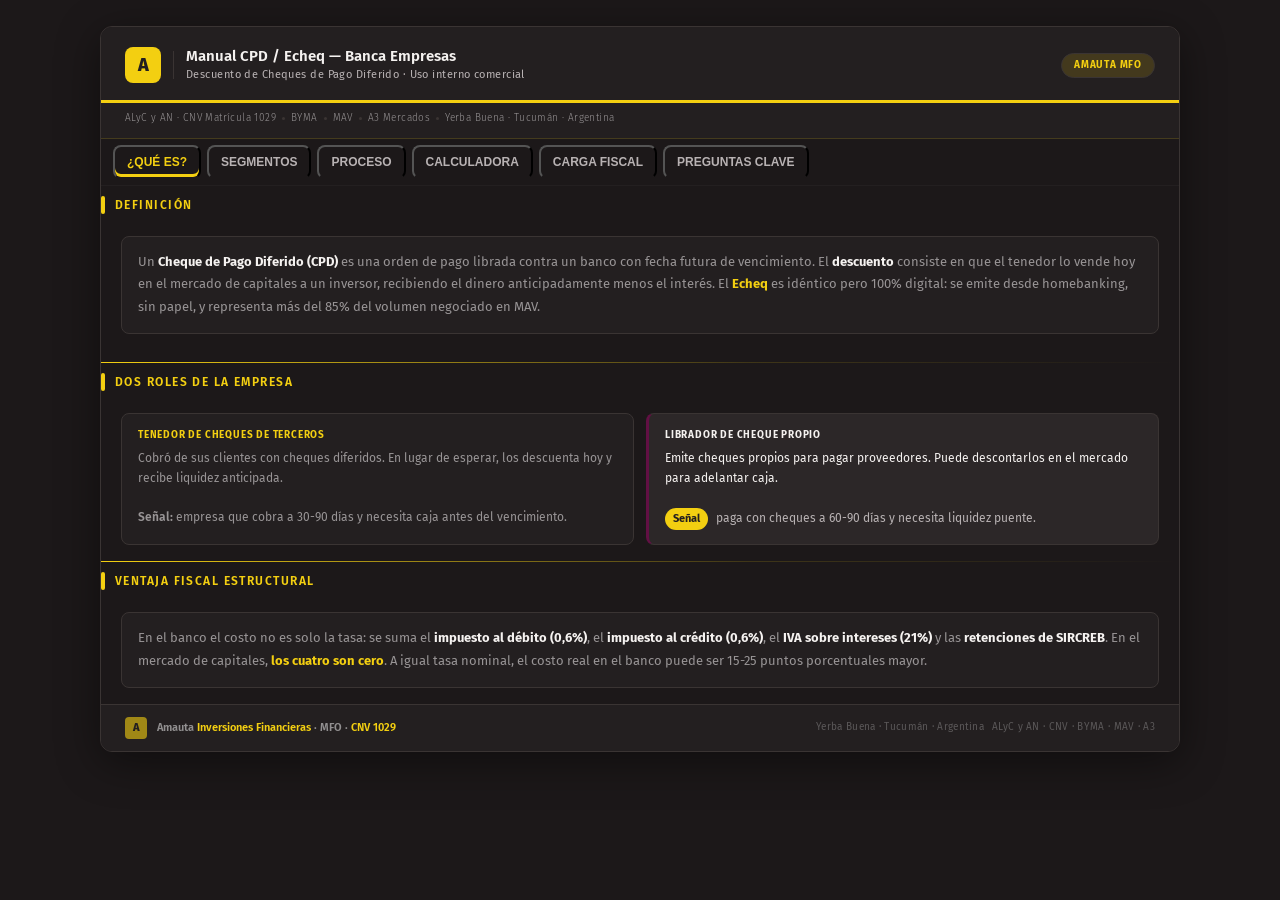
<file: public/simulador/index.html>
<!DOCTYPE html>
<html lang="es">
<head>
<meta charset="UTF-8">
<meta name="viewport" content="width=device-width, initial-scale=1.0">
<title>Simulador Comparativo — Amauta Local</title>
<style>:root{--color-text-primary:#F5F2F0;--font-sans:'Fira Sans',Arial,sans-serif;}html,body{background:#1C1819;}body{padding:20px 16px;}</style>
</head>
<body>

<style>
@import url('https://fonts.googleapis.com/css2?family=Fira+Sans:wght@300;400;500;600;700;800&display=swap');
:root{
  /* Amauta tokens — tema oscuro (usar siempre) */
  --surface-base:#1C1819; /* fondo página */
  --surface-raised:#231F20; /* tarjetas */
  --surface-overlay:#2C2728; /* hover / filas alternas / inputs */

  --border:#3A3433; /* hairline */
  --border-strong:rgba(58,52,51,0.75);
  --border-weak:rgba(58,52,51,0.35);

  --text-primary:#F5F2F0;
  --text-secondary:#B8B2B3;
  --text-tertiary:#8A8487;

  --accent:#F3CF11; /* amarillo */
  --brand-bordo:#621044; /* bordó */

  /* legacy aliases (mapear para que reglas existentes funcionen) */
  --dk:var(--surface-raised);
  --dk2:var(--surface-overlay);
  --accent-color:var(--accent);
  --wh:var(--text-primary);
  --muted:rgba(181,177,179,0.8);
  --border2:var(--border-weak);

  /* helper tokens used in the file */
  --color-background-primary:var(--surface-raised);
  --color-background-secondary:var(--surface-overlay);
  --color-text-primary:var(--text-primary);
  --color-text-secondary:var(--text-secondary);
  --color-text-tertiary:var(--text-tertiary);
}
*{box-sizing:border-box;margin:0;padding:0;}
body{font-family:'Fira Sans',var(--font-sans,sans-serif);font-size:14px;color:var(--color-text-primary);background:transparent;line-height:1.5;}
.widget{max-width:860px;margin:0 auto;border-radius:12px;overflow:hidden;border:1px solid var(--border);background:var(--surface-base);} 
.hdr{background:var(--dk);padding:20px 24px 0;border-bottom:1px solid var(--border);} 

.hdr-top{display:flex;align-items:center;justify-content:space-between;gap:12px;padding-bottom:16px;}
.brand{display:flex;align-items:center;gap:12px;}
.brand-icon{width:36px;height:36px;background:var(--accent);border-radius:8px;display:flex;align-items:center;justify-content:center;font-size:18px;font-weight:800;color:var(--dk);font-family:'Fira Sans',sans-serif;letter-spacing:-1px;}
.brand-sep{width:1px;height:28px;background:var(--border2);}
.brand-title{color:var(--color-text-primary);font-size:15px;font-weight:600;line-height:1.2;font-family:'Fira Sans',sans-serif;}
.brand-sub{color:var(--color-text-secondary);font-size:11px;margin-top:2px;letter-spacing:.04em;font-family:'Fira Sans',sans-serif;font-weight:400;}
.hdr-badge{background:rgba(243,207,17,0.15);border:1px solid var(--border2);color:var(--accent);font-size:10px;font-weight:700;padding:4px 12px;border-radius:20px;white-space:nowrap;letter-spacing:.08em;flex-shrink:0;font-family:'Fira Sans',sans-serif;}
.yellow-bar{height:3px;background:linear-gradient(90deg,var(--accent) 0%,var(--accent) 100%);margin:0 -24px;border-top:1px solid rgba(243,207,17,0.06);} 
.reg-strip{display:flex;align-items:center;gap:6px;padding:8px 0 12px;flex-wrap:wrap;}
.reg{font-size:10px;color:var(--muted);letter-spacing:.04em;font-weight:300;}
.reg-dot{width:3px;height:3px;border-radius:50%;background:var(--border2);flex-shrink:0;}
.tabs{display:flex;background:transparent;border-bottom:1px solid rgba(255,255,255,0.03);overflow-x:auto;scrollbar-width:none;padding:6px 12px;gap:6px;}
.tabs::-webkit-scrollbar{display:none;}
.tab{padding:8px 12px;font-size:12px;font-weight:600;color:var(--color-text-secondary);cursor:pointer;border-bottom:2px solid transparent;white-space:nowrap;transition:color .18s, border-color .18s;background:transparent;border-radius:8px;text-transform:uppercase;}
.tab:hover{color:var(--color-text-primary);background:var(--surface-overlay);}
.tab.active{color:var(--accent);border-bottom-color:transparent;box-shadow:inset 0 -3px 0 var(--accent);}
.panel{display:none;}
.panel.active{display:block;}
.sec{background:transparent;}
.sec-hdr{background:transparent;padding:10px 0 6px;display:flex;align-items:center;gap:10px;}
.sec-line{width:4px;height:18px;border-radius:2px;flex-shrink:0;background:var(--accent);} 
.sec-title{font-size:12px;font-weight:600;letter-spacing:.12em;text-transform:uppercase;font-family:'Fira Sans',sans-serif;color:var(--color-text-primary);} 
.sec-body{padding:16px 20px;background:var(--surface-base);}
.am-sep{height:1px;background:linear-gradient(90deg,var(--accent) 0%,var(--border) 60%,transparent 100%);}
.row{display:flex;align-items:center;gap:10px;margin-bottom:9px;}
.row:last-child{margin-bottom:0;}
.lbl{font-size:12px;color:var(--color-text-secondary);min-width:190px;line-height:1.4;font-weight:400;}
.lbl small{display:block;font-size:10px;color:var(--color-text-tertiary);margin-top:1px;font-weight:300;}
.vg{min-width:56px;font-size:13px;font-weight:700;color:var(--teal);text-align:right;}
.vr{min-width:56px;font-size:13px;font-weight:700;color:var(--rd);text-align:right;}
.vn{min-width:56px;font-size:13px;font-weight:500;color:var(--color-text-secondary);text-align:right;}
.va{min-width:56px;font-size:13px;font-weight:700;color:var(--am);text-align:right;}
select{font-family:'Fira Sans',var(--font-sans,sans-serif);font-size:12px;color:var(--color-text-primary);background:var(--color-background-primary);border:1px solid var(--border2);border-radius:6px;padding:5px 8px;cursor:pointer;flex:1;}
select:focus{outline:none;border-color:var(--accent);}
input[type="number"]{font-family:'Fira Sans',sans-serif;font-size:13px;border:1px solid var(--border2);border-radius:6px;padding:5px 8px;background:var(--color-background-primary);color:var(--color-text-primary);}
input[type="number"]:focus{outline:none;border-color:var(--accent);}
.toggle-row{display:flex;align-items:flex-start;gap:10px;margin-bottom:8px;}
.tgl-lbl{font-size:12px;color:var(--color-text-secondary);flex:1;line-height:1.45;padding-top:1px;}
.track{position:relative;width:36px;height:20px;background:var(--color-border-secondary);border-radius:10px;transition:background .2s;display:inline-block;flex-shrink:0;cursor:pointer;}
.track.on{background:var(--teal);}
.knob{position:absolute;top:2px;left:2px;width:16px;height:16px;background:#fff;border-radius:50%;transition:transform .2s;pointer-events:none;}
.track.on .knob{transform:translateX(16px);}
.seg3,.cart3{display:grid;grid-template-columns:repeat(3,1fr);gap:8px;}
.sbtn,.cbtn{border:1px solid var(--border);border-radius:10px;padding:12px 14px;text-align:center;cursor:pointer;background:var(--surface-raised);transition:color .18s, border-color .18s, transform .18s;font-family:'Fira Sans',var(--font-sans,sans-serif);} 
.sbtn:hover,.cbtn:hover{border-color:var(--accent);transform:translateY(-2px);} 
.sbtn.sav,.cbtn.cpref{background:var(--surface-overlay);border-color:var(--border);} 
.sbtn.sdir{background:var(--bl);border-color:var(--bm);}
.sbtn.scad{background:var(--al);border-color:var(--am);}
.cbtn.cstd{background:var(--goll);border-color:var(--gol);}
.cbtn.ccust{background:var(--al);border-color:var(--am);}
.sbtn-t,.cbtn-t{font-size:13px;font-weight:600;margin-bottom:4px;color:var(--color-text-primary);} 
.sbtn.sav .sbtn-t,.cbtn.cpref .cbtn-t{color:var(--accent);} 
.sbtn.sdir .sbtn-t{color:var(--bm);}
.sbtn.scad .sbtn-t{color:var(--am);}
.cbtn.cstd .cbtn-t{color:var(--gol);}
.cbtn.ccust .cbtn-t{color:var(--am);}
.sbtn-s,.cbtn-s{font-size:10px;color:var(--color-text-tertiary);}
.sbtn.sav .sbtn-s,.cbtn.cpref .cbtn-s{color:var(--muted);}
.cbtn-f{font-size:11px;font-weight:600;margin-bottom:1px;}
.cbtn.cpref .cbtn-f{color:rgba(255,255,255,.7);}
.cbtn.cstd .cbtn-f{color:var(--gol);}
.cbtn.ccust .cbtn-f{color:var(--am);}
.alyc-box{background:var(--dk);border-radius:8px;border:1px solid var(--border2);padding:12px 16px;display:flex;align-items:flex-start;justify-content:space-between;gap:16px;margin-top:10px;}
.al-lbl{font-size:10px;font-weight:600;text-transform:uppercase;letter-spacing:.08em;color:var(--accent);margin-bottom:4px;}
.al-val{font-size:14px;font-weight:700;color:#fff;}
.al-desc{font-size:11px;color:var(--muted);margin-top:2px;}
.dcho-lbl{font-size:10px;font-weight:600;text-transform:uppercase;letter-spacing:.08em;color:#85B7EB;margin-bottom:4px;text-align:right;}
.dcho-val{font-size:12px;font-weight:600;color:#85B7EB;text-align:right;}
.sgr-box{background:var(--color-background-secondary);border-radius:8px;border:1px solid var(--al);padding:12px 14px;}
.sgr-lbl{font-size:10px;font-weight:600;text-transform:uppercase;letter-spacing:.1em;color:var(--am);margin-bottom:10px;}
.sgr-disp{display:grid;grid-template-columns:repeat(3,1fr);gap:8px;margin-bottom:10px;}
.sgr-item{background:var(--color-background-primary);border:1px solid var(--al);border-radius:6px;padding:8px 10px;}
.si-lbl{font-size:10px;font-weight:600;text-transform:uppercase;letter-spacing:.07em;color:var(--am);margin-bottom:3px;}
.si-val{font-size:15px;font-weight:700;color:var(--am);}
.si-desc{font-size:10px;color:var(--color-text-tertiary);margin-top:1px;}
.sgr-sliders{display:grid;grid-template-columns:repeat(3,1fr);gap:8px;}
.ssl{display:flex;flex-direction:column;gap:4px;}
.ssl-lbl{font-size:10px;font-weight:600;text-transform:uppercase;letter-spacing:.07em;color:var(--am);}
.ssl-row{display:flex;align-items:center;gap:6px;}
.cust-block{background:var(--color-background-secondary);border:1px solid var(--al);border-radius:8px;padding:12px 14px;margin-top:10px;}
.res-grid{display:grid;grid-template-columns:1fr 1fr;gap:12px;}
.res-col{border-radius:10px;overflow:hidden;border:1px solid var(--border2);}
.res-head{padding:10px 14px;font-size:11px;font-weight:700;letter-spacing:.06em;text-transform:uppercase;font-family:'Fira Sans',sans-serif;}
.res-head.mc{background:var(--dk);color:var(--accent);border-bottom:2px solid var(--accent);}
.res-head.bc{background:var(--rl);color:var(--rd);border-bottom:2px solid var(--rd);}
.res-body{background:var(--color-background-primary);padding:10px 14px;}
.rl{display:flex;justify-content:space-between;align-items:center;padding:4px 0;border-bottom:1px solid var(--border);font-size:12px;}
.rl:last-child{border-bottom:none;}
.rl-n{color:var(--color-text-secondary);}
.rl-v{font-weight:600;}
.cn{color:var(--rd);}.cp{color:var(--teal);}.cz{color:var(--color-text-tertiary);}
.ca{color:var(--am);}.cb{color:var(--bm);}.cg{color:var(--gol);}
.rl.tot{border-top:2px solid var(--accent);margin-top:4px;padding-top:7px;border-bottom:none;}
.rl.tot .rl-n{font-weight:700;color:var(--color-text-primary);}
.rl.tot .rl-v{font-size:14px;}
.cft-grid{display:grid;grid-template-columns:1fr 1fr;gap:10px;}
.cft-c{border-radius:10px;padding:12px 14px;border:1px solid;}
.cft-c.mc{background:var(--dk);border-color:var(--border2);}
.cft-c.bc{background:var(--rl);border-color:var(--rd);}
.cft-lbl{font-size:10px;font-weight:700;text-transform:uppercase;letter-spacing:.1em;margin-bottom:10px;font-family:'Fira Sans',sans-serif;}
.cft-c.mc .cft-lbl{color:var(--accent);}
.cft-c.bc .cft-lbl{color:var(--rd);}
.cft-row{display:flex;justify-content:space-between;font-size:12px;padding:4px 0;border-bottom:1px solid;}
.cft-c.mc .cft-row{border-color:var(--border);}
.cft-c.bc .cft-row{border-color:rgba(239,68,68,.15);}
.cft-row:last-child{border-bottom:none;}
.cft-name{color:var(--muted);}
.cft-c.bc .cft-name{color:var(--color-text-secondary);}
.cft-val{font-weight:700;}
.cft-c.mc .cft-val{color:var(--accent);}
.cft-c.bc .cft-val{color:var(--rd);}
.ahorro{background:var(--dk);border:1px solid var(--border2);border-radius:10px;padding:16px 20px;display:flex;align-items:center;justify-content:space-between;gap:12px;position:relative;overflow:hidden;margin-top:12px;}
.ahorro::before{content:'';position:absolute;left:0;top:0;bottom:0;width:4px;background:var(--accent);}
.ahorro-main{font-size:28px;font-weight:700;color:var(--wh);}
.ahorro-lbl{font-size:10px;color:var(--accent);text-transform:uppercase;letter-spacing:.1em;font-weight:700;margin-bottom:4px;font-family:'Fira Sans',sans-serif;}
.ahorro-sub{font-size:12px;color:var(--muted);}
.nota{background:var(--al);border-left:3px solid var(--am);border-radius:0 8px 8px 0;padding:11px 16px;font-size:12px;color:#412402;line-height:1.7;}
.nota strong{color:var(--am);font-weight:700;}
.frase{border:1.5px solid var(--accent);border-radius:10px;padding:13px 16px;background:var(--color-background-primary);margin-bottom:10px;}
.frase p{font-size:13px;font-style:italic;color:var(--color-text-secondary);line-height:1.7;}
.frase strong{color:var(--teal);font-style:normal;}
.steps-tl{position:relative;}
.steps-tl::before{content:'';position:absolute;left:15px;top:16px;bottom:16px;width:2px;background:var(--border2);}
.step-row{display:flex;gap:14px;margin-bottom:12px;position:relative;}
.step-dot{width:32px;height:32px;border-radius:50%;display:flex;align-items:center;justify-content:center;font-size:11px;font-weight:700;flex-shrink:0;position:relative;z-index:1;border:2px solid;font-family:'Fira Sans',sans-serif;}
.sd1{background:var(--goll);color:var(--gol);border-color:var(--gol);}
.sd2{background:var(--bl);color:var(--bm);border-color:var(--bm);}
.sd3{background:var(--al);color:var(--am);border-color:var(--am);}
.sd4{background:var(--rl);color:var(--rd);border-color:var(--rd);}
.sd5{background:#FEF3C7;color:#D97706;border-color:#D97706;}
.step-body{background:var(--color-background-primary);border:1px solid var(--border2);border-radius:10px;padding:11px 14px;flex:1;}
.step-body h4{font-size:13px;font-weight:700;margin-bottom:4px;font-family:'Fira Sans',sans-serif;}
.step-body p{font-size:12px;color:var(--color-text-secondary);line-height:1.65;}
.step-body p strong{color:var(--color-text-primary);font-weight:500;}
.step-sub{font-size:10px;font-weight:600;text-transform:uppercase;letter-spacing:.08em;color:var(--color-text-tertiary);margin-bottom:4px;}
.pill{font-size:10px;padding:2px 8px;border-radius:20px;font-weight:500;display:inline-block;margin:2px;}
.pill-g{background:var(--goll);color:var(--gol);}
.pill-a{background:var(--al);color:var(--am);}
.pill-b{background:var(--bl);color:var(--bm);}

.link-btns{display:flex;gap:8px;margin-top:10px;flex-wrap:wrap;}
.link-btn{display:inline-flex;align-items:center;gap:6px;font-size:11px;font-weight:700;padding:7px 14px;border-radius:6px;text-decoration:none;transition:all .15s;font-family:'Fira Sans',var(--font-sans,sans-serif);}
.link-btn.primary{background:var(--accent);color:var(--dk);border:1px solid #d4b30e;}
.link-btn.primary:hover{background:#d4b30e;}
.link-btn.secondary{background:var(--dk);color:var(--accent);border:1px solid var(--border2);}
.link-btn.secondary:hover{background:var(--dk2);border-color:var(--accent);}
.link-btn-arrow{font-size:12px;opacity:.8;}

  .seg-card{border-radius:10px;overflow:hidden;border:1px solid var(--border);margin-bottom:12px;background:var(--surface-raised);}
  .seg-card{display:flex;flex-direction:column;}
  .seg-card-hdr{padding:12px 14px;border-left:3px solid transparent;display:flex;flex-direction:column;gap:6px;}
  .seg-card-hdr .seg-card-hdr-top{display:flex;align-items:center;justify-content:space-between;gap:8px}
  .seg-card-hdr-t{font-size:13px;font-weight:600;color:var(--color-text-primary);}
  .seg-card-hdr-s{font-size:12px;color:var(--color-text-secondary);}
  .seg-card-body{padding:14px 14px;background:transparent;font-size:13px;color:var(--color-text-secondary);line-height:1.6;}
  .seg-card-body strong{color:var(--color-text-primary);font-weight:600;}
  .seg-card.av .seg-card-hdr{border-left-color:var(--accent);} /* Avalado — amarillo */
  .seg-card.dir .seg-card-hdr{border-left-color:var(--brand-bordo);} /* Directo — bordó */
  .seg-card.cad .seg-card-hdr{border-left-color:var(--accent);} /* Cadena — usar amarillo para contraste */
.tax-table{width:100%;border-collapse:collapse;font-size:12px;}
.tax-table th{text-align:left;font-weight:700;font-size:12px;letter-spacing:.06em;text-transform:uppercase;color:var(--color-text-primary);padding:10px 12px;border-bottom:1px solid var(--border-weak);background:var(--surface-overlay);} 
.tax-table td{padding:10px 12px;border-bottom:1px solid var(--border);color:var(--color-text-secondary);vertical-align:top;} 
.tax-table tr:nth-child(even) td{background:rgba(255,255,255,0.01);} 
.tax-table tr:last-child td{border-bottom:none;} 
.tax-table td.name{color:var(--color-text-primary);font-weight:600;white-space:nowrap;} 
.pill-zero{background:var(--goll);color:var(--gol);}
.pill-aplica{background:var(--rl);color:var(--rd);}
.pill-cond{background:var(--al);color:var(--am);}
.am-footer{background:var(--dk);padding:12px 24px;display:flex;align-items:center;justify-content:space-between;gap:12px;border-top:1px solid var(--border2);}
.footer-left{display:flex;align-items:center;gap:10px;}
.footer-icon{width:22px;height:22px;background:var(--accent);border-radius:4px;display:flex;align-items:center;justify-content:center;font-size:11px;font-weight:800;color:var(--dk);font-family:'Fira Sans',sans-serif;opacity:.6;}
.footer-brand{font-size:11px;font-weight:600;color:rgba(255,255,255,.5);font-family:'Fira Sans',sans-serif;}
.footer-brand span{color:var(--accent);}
.footer-regs{display:flex;gap:8px;flex-wrap:wrap;justify-content:flex-end;}
.footer-reg{font-size:10px;color:rgba(255,255,255,.25);letter-spacing:.03em;}

.q-block{background:var(--color-background-primary);border:1px solid var(--border);border-radius:10px;overflow:hidden;margin-bottom:9px;}
.q-header{padding:12px 14px;display:flex;align-items:center;gap:12px;cursor:pointer;user-select:none;transition:background .18s,box-shadow .18s;}
.q-header:hover{background:var(--surface-overlay);box-shadow:inset 0 -2px 0 rgba(0,0,0,0.2);}
.q-num{width:28px;height:28px;border-radius:50%;display:flex;align-items:center;justify-content:center;font-size:12px;font-weight:700;flex-shrink:0;font-family:'Fira Sans',sans-serif;border:2px solid var(--border);background:var(--surface-overlay);color:var(--color-text-primary)}
.q-num.cobro{background:var(--accent);color:#231F20;border-color:transparent}
.q-num.pago{background:var(--accent);color:#231F20;border-color:transparent}
.q-num.financ{background:var(--surface-overlay);color:var(--color-text-primary)}
.q-num.excedente{background:var(--surface-overlay);color:var(--color-text-primary)}
.q-num.apertura{background:var(--accent);color:#231F20}
.q-text{font-size:14px;font-weight:600;flex:1;line-height:1.4;color:var(--color-text-primary);}
.q-tag{font-size:11px;font-weight:700;padding:4px 10px;border-radius:18px;white-space:nowrap;font-family:'Fira Sans',sans-serif;letter-spacing:.04em;background:var(--accent);color:#231F20}
.q-chevron{font-size:11px;color:var(--color-text-tertiary);transition:transform .18s;}
.q-chevron.open{transform:rotate(180deg);}
.q-body{border-top:1px solid var(--border);padding:12px 14px 12px 46px;display:none;background:var(--color-background-secondary);}
.q-body.open{display:block;}
.q-why{font-size:12px;color:var(--color-text-secondary);line-height:1.65;margin-bottom:8px;}
.q-why strong{color:var(--color-text-primary);font-weight:600;}
.q-signal{font-size:11px;color:var(--color-text-tertiary);margin-bottom:6px;}
.q-signal strong{color:var(--teal);font-weight:600;}

@media(max-width:560px){
  .res-grid,.cft-grid,.seg3,.cart3,.sgr-disp,.sgr-sliders{grid-template-columns:1fr;}
  .hdr-top,.alyc-box,.ahorro,.am-footer{flex-direction:column;align-items:flex-start;gap:8px;}
  .lbl{min-width:110px;}
  .dcho-lbl,.dcho-val{text-align:left;}
  .link-btns{flex-direction:column;}
}
</style>

<div class="widget">

<div class="hdr">
  <div class="hdr-top">
    <div class="brand">
      <div class="brand-icon">A</div>
      <div class="brand-sep"></div>
      <div>
        <div class="brand-title">Manual CPD / Echeq — Banca Empresas</div>
        <div class="brand-sub">Descuento de Cheques de Pago Diferido · Uso interno comercial</div>
      </div>
    </div>
    <div class="hdr-badge">AMAUTA MFO</div>
  </div>
  <div class="yellow-bar"></div>
  <div class="reg-strip">
    <span class="reg">ALyC y AN · CNV Matrícula 1029</span><div class="reg-dot"></div>
    <span class="reg">BYMA</span><div class="reg-dot"></div>
    <span class="reg">MAV</span><div class="reg-dot"></div>
    <span class="reg">A3 Mercados</span><div class="reg-dot"></div>
    <span class="reg">Yerba Buena · Tucumán · Argentina</span>
  </div>
</div>

<div class="tabs">
  <button class="tab active" onclick="showTab('que',this)">¿Qué es?</button>
  <button class="tab" onclick="showTab('segmentos',this)">Segmentos</button>
  <button class="tab" onclick="showTab('proceso',this)">Proceso</button>
  <button class="tab" onclick="showTab('calc',this)">Calculadora</button>
  <button class="tab" onclick="showTab('fiscal',this)">Carga fiscal</button>
  <button class="tab" onclick="showTab('frases',this)">Preguntas clave</button>
</div>

<!-- QUÉ ES -->
<div id="tab-que" class="panel active">
  <div class="sec">
    <div class="sec-hdr"><div class="sec-line" style="background:var(--accent)"></div><span class="sec-title" style="color:var(--accent)">Definición</span></div>
    <div class="sec-body">
      <div style="background:var(--dk);border:1px solid var(--border2);border-radius:8px;padding:14px 16px;margin-bottom:12px">
        <p style="font-size:13px;color:var(--muted);line-height:1.75">Un <strong style="color:var(--wh)">Cheque de Pago Diferido (CPD)</strong> es una orden de pago librada contra un banco con fecha futura de vencimiento. El <strong style="color:var(--wh)">descuento</strong> consiste en que el tenedor lo vende hoy en el mercado de capitales a un inversor, recibiendo el dinero anticipadamente menos el interés. El <strong style="color:var(--accent)">Echeq</strong> es idéntico pero 100% digital: se emite desde homebanking, sin papel, y representa más del 85% del volumen negociado en MAV.</p>
      </div>
    </div>
  </div>
  <div class="am-sep"></div>
  <div class="sec">
    <div class="sec-hdr"><div class="sec-line" style="background:var(--accent)"></div><span class="sec-title" style="color:var(--accent)">Dos roles de la empresa</span></div>
    <div class="sec-body">
      <div style="display:grid;grid-template-columns:1fr 1fr;gap:12px">
        <div style="background:var(--dk);border:1px solid var(--border2);border-radius:8px;padding:14px 16px">
          <div style="font-size:10px;font-weight:700;text-transform:uppercase;letter-spacing:.08em;color:var(--accent);margin-bottom:6px">Tenedor de cheques de terceros</div>
          <p style="font-size:12px;color:var(--muted);line-height:1.65">Cobró de sus clientes con cheques diferidos. En lugar de esperar, los descuenta hoy y recibe liquidez anticipada.<br><br><span style="color:var(--teal);font-weight:600">Señal:</span> empresa que cobra a 30-90 días y necesita caja antes del vencimiento.</p>
        </div>
        <div style="background:#2C2728;border:1px solid #3A3433;border-left:3px solid #621044;border-radius:8px;padding:14px 16px">
          <div style="font-size:10px;font-weight:700;text-transform:uppercase;letter-spacing:.08em;color:#F5F2F0;margin-bottom:6px">Librador de cheque propio</div>
          <p style="font-size:12px;color:#F5F2F0;line-height:1.65">Emite cheques propios para pagar proveedores. Puede descontarlos en el mercado para adelantar caja.<br><br><span style="display:inline-block;padding:2px 8px;border-radius:12px;background:#F3CF11;color:#231F20;font-weight:700;font-size:11px;vertical-align:middle;margin-right:8px">Señal</span><span style="color:#B8B2B3;font-weight:400">paga con cheques a 60-90 días y necesita liquidez puente.</span></p>
        </div>
      </div>
    </div>
  </div>
  <div class="am-sep"></div>
  <div class="sec">
    <div class="sec-hdr"><div class="sec-line" style="background:var(--accent)"></div><span class="sec-title" style="color:var(--accent)">Ventaja fiscal estructural</span></div>
    <div class="sec-body">
      <div style="background:var(--dk);border:1px solid var(--border2);border-radius:8px;padding:14px 16px">
        <p style="font-size:13px;color:var(--muted);line-height:1.75">En el banco el costo no es solo la tasa: se suma el <strong style="color:var(--wh)">impuesto al débito (0,6%)</strong>, el <strong style="color:var(--wh)">impuesto al crédito (0,6%)</strong>, el <strong style="color:var(--wh)">IVA sobre intereses (21%)</strong> y las <strong style="color:var(--wh)">retenciones de SIRCREB</strong>. En el mercado de capitales, <strong style="color:var(--accent)">los cuatro son cero</strong>. A igual tasa nominal, el costo real en el banco puede ser 15-25 puntos porcentuales mayor.</p>
      </div>
    </div>
  </div>
</div>

<!-- SEGMENTOS -->
<div id="tab-segmentos" class="panel">
  <div class="sec">
    <div class="sec-hdr"><div class="sec-line" style="background:var(--accent)"></div><span class="sec-title" style="color:var(--accent)">Los 3 segmentos de negociación</span></div>
    <div class="sec-body">
      <div class="seg-card"><div class="seg-card-hdr av"><div class="seg-card-hdr-t">Avalado</div><div class="seg-card-hdr-s">Con aval de SGR — la mejor tasa para pymes</div></div><div class="seg-card-body"><strong>Quién:</strong> Pyme con Cert. Mipyme y precalificación en una SGR (gratuita).<br><strong>Garantía:</strong> La SGR avala el cheque — si el librador no paga, la SGR paga al inversor.<br><strong>Tasa:</strong> La más baja del mercado. Acceso a tasas de grandes empresas.<br><strong>Ventaja Amauta:</strong> Operamos con todas las SGR del mercado.</div></div>
      <div class="seg-card"><div class="seg-card-hdr dir"><div class="seg-card-hdr-t">Directo garantizado</div><div class="seg-card-hdr-s">Con garantía de títulos — ideal para clientes con cartera en Amauta</div></div><div class="seg-card-body"><strong>Quién:</strong> Empresa con activos en Amauta (títulos, FCI, Cedears, ONs).<br><strong>Garantía:</strong> Pignora sus títulos como contragarantía. No los vende — los usa de palanca.<br><strong>Tasa:</strong> Muy competitiva. Sin costo de SGR.</div></div>
      <div class="seg-card"><div class="seg-card-hdr cad"><div class="seg-card-hdr-t">Cadena de valor</div><div class="seg-card-hdr-s">Sin garantía adicional — acceso rápido</div></div><div class="seg-card-body"><strong>Quién:</strong> Empresa con buen perfil crediticio sin SGR ni títulos.<br><strong>Tasa:</strong> Mayor que los otros segmentos pero aún mejor que el banco.</div></div>
      <div style="background:var(--dk);border:1px solid var(--border2);border-radius:8px;padding:14px 16px;margin-top:4px">
        <div style="font-size:10px;font-weight:700;text-transform:uppercase;letter-spacing:.08em;color:var(--accent);margin-bottom:8px">Tasas de referencia orientativas (oct-nov 2025)</div>
        <table class="tax-table">
          <thead><tr><th>Segmento</th><th>Plazo</th><th style="color:var(--teal)">Tasa mercado</th><th style="color:var(--rd)">Tasa banco</th></tr></thead>
          <tbody>
            <tr><td class="name" style="color:var(--teal)">Avalado (SGR)</td><td>30-90 d</td><td style="color:var(--teal);font-weight:700">20%–35% TNAV</td><td style="color:var(--rd);font-weight:700">58%–70% TNAV</td></tr>
            <tr><td class="name" style="color:var(--teal)">Avalado (SGR)</td><td>90-180 d</td><td style="color:var(--teal);font-weight:700">30%–45% TNAV</td><td style="color:var(--rd);font-weight:700">65%–80% TNAV</td></tr>
            <tr><td class="name" style="color:var(--bm)">Directo garantizado</td><td>30-180 d</td><td style="color:var(--teal);font-weight:700">20%–38% TNAV</td><td style="color:var(--rd);font-weight:700">58%–80% TNAV</td></tr>
            <tr><td class="name" style="color:var(--am)">Cadena de valor</td><td>30-180 d</td><td style="color:var(--am);font-weight:700">40%–60% TNAV</td><td style="color:var(--rd);font-weight:700">65%–80% TNAV</td></tr>
          </tbody>
        </table>
      </div>
    </div>
  </div>
</div>

<!-- PROCESO -->
<div id="tab-proceso" class="panel">
  <div class="sec">
    <div class="sec-hdr"><div class="sec-line" style="background:var(--accent)"></div><span class="sec-title" style="color:var(--accent)">Del cheque al dinero — proceso operativo</span></div>
    <div class="sec-body">
      <div class="steps-tl">

        <div class="step-row">
          <div class="step-dot sd1">1</div>
          <div class="step-body">
            <div class="step-sub">Alta y habilitación (única vez)</div>
            <h4>Apertura de cuenta en Amauta y registro en EPYME</h4>
            <p>La empresa abre su cuenta comitente en Amauta — proceso online en minutos. Luego se registra en <strong>EPYME (Caja de Valores)</strong>, la plataforma donde se ingresan los Echeqs para negociación. Si opera en segmento avalado, inicia también la precalificación con una SGR (sin costo, con balance). Todo se hace una sola vez y se renueva anualmente.</p>
            <div class="link-btns">
              <a href="https://epyme.cajadevalores.com.ar/company-form" class="link-btn secondary" target="_blank">
                Registrarse en EPYME <span class="link-btn-arrow">↗</span>
              </a>
            </div>
            <div style="margin-top:8px">
              <span class="pill pill-g">Cert. Mipyme</span>
              <span class="pill pill-g">Alta EPYME</span>
              <span class="pill pill-a">SGR si avalado</span>
            </div>
          </div>
        </div>

        <div class="step-row">
          <div class="step-dot sd2">2</div>
          <div class="step-body">
            <div class="step-sub">Emisión o recepción</div>
            <h4>La empresa emite o recibe el Echeq desde homebanking</h4>
            <p>Si es cheque <strong>propio</strong>: se emite desde homebanking, obteniendo el ID del Echeq. Si es cheque de <strong>tercero</strong>: recibido como cobro, se endosa digitalmente a Amauta. Sin papel, sin traslado físico.</p>
          </div>
        </div>

        <div class="step-row">
          <div class="step-dot sd3">3</div>
          <div class="step-body">
            <div class="step-sub">Ingreso al mercado vía Amauta</div>
            <h4>El área de financiamiento Amauta ingresa a la subasta MAV</h4>
            <p>Carga el Echeq en la plataforma de subastas del MAV. Garantía de <strong>prioridad precio-tiempo</strong>: el inversor que ofrezca la menor tasa se lo lleva. Transparencia total — siempre la mejor tasa disponible.</p>
          </div>
        </div>

        <div class="step-row">
          <div class="step-dot sd4">4</div>
          <div class="step-body">
            <div class="step-sub">Subasta y acreditación</div>
            <h4>El dinero llega en horas — T+0 o T+1</h4>
            <p>Una vez adjudicado, los fondos se acreditan en la cuenta comitente de la empresa. La empresa transfiere a su cuenta corriente. El proceso completo es de horas.</p>
          </div>
        </div>

        <div class="step-row">
          <div class="step-dot sd5">5</div>
          <div class="step-body">
            <div class="step-sub">Vencimiento — automático</div>
            <h4>El banco debita al librador sin intervención</h4>
            <p>El banco debita los fondos y los acredita al inversor. <strong>La empresa no hace nada</strong>. Si hay incumplimiento: en avalado la SGR paga; en directo garantizado el MAV ejecuta los títulos.</p>
          </div>
        </div>

      </div>
      <div class="nota" style="margin-top:8px"><strong>Protocolo de handoff:</strong> El comercial diagnostica y presenta la propuesta inicial. Luego <em>presenta</em> al cliente al área de financiamiento — no lo deriva. El cliente sigue teniendo al comercial como punto de contacto principal.</div>
    </div>
  </div>
</div>

<!-- CALCULADORA -->
<div id="tab-calc" class="panel">
  <div class="sec">
    <div class="sec-hdr"><div class="sec-line" style="background:var(--accent)"></div><span class="sec-title" style="color:var(--accent)">Segmento de negociación</span></div>
    <div class="sec-body">
      <div class="seg3">
        <div class="sbtn sav" id="btn-av" onclick="setSegmento('av')"><div class="sbtn-t">Avalado</div><div class="sbtn-s">Con aval de SGR</div></div>
        <div class="sbtn" id="btn-dir" onclick="setSegmento('dir')"><div class="sbtn-t">Directo</div><div class="sbtn-s">Sin SGR / con garantía</div></div>
        <div class="sbtn" id="btn-cad" onclick="setSegmento('cad')"><div class="sbtn-t">Cadena de valor</div><div class="sbtn-s">Sin garantía adicional</div></div>
      </div>
    </div>
  </div>
  <div class="am-sep"></div>
  <div class="sec">
    <div class="sec-hdr"><div class="sec-line" style="background:var(--accent)"></div><span class="sec-title" style="color:var(--accent)">Cartera del cliente en Amauta</span></div>
    <div class="sec-body">
      <div class="cart3">
        <div class="cbtn cpref" id="btn-pref" onclick="setCartera('pref')"><div class="cbtn-t">Preferente</div><div class="cbtn-f">0,25% × (d/90)</div><div class="cbtn-s">mín 0,25% VN · +IVA</div></div>
        <div class="cbtn" id="btn-std" onclick="setCartera('std')"><div class="cbtn-t">Estándar</div><div class="cbtn-f">1% × d/360</div><div class="cbtn-s">mín 0,25% VN · +IVA</div></div>
        <div class="cbtn" id="btn-cust" onclick="setCartera('cust')"><div class="cbtn-t">Personalizado</div><div class="cbtn-f" id="cust-f-disp">TNA × d/360</div><div class="cbtn-s">sin mínimo · +IVA</div></div>
      </div>
      <div id="cust-block" class="cust-block" style="display:none">
        <div class="row"><span class="lbl">Arancel personalizado (% TNA)<small>0,5%–5% · fórmula: tna/360 × días × VN</small></span><input type="range" id="cust-rate" min="0.5" max="5" value="1.5" step="0.1" style="flex:1" oninput="calc()"><span id="custOut" class="va">1,5%</span></div>
      </div>
      <div class="alyc-box">
        <div><div class="al-lbl">Arancel Amauta en esta operación</div><div class="al-val" id="alyc-val-disp">—</div><div class="al-desc" id="alyc-desc-disp">—</div></div>
        <div><div class="dcho-lbl">Derecho de mercado MAV</div><div class="dcho-val" id="dcho-val-disp">—</div></div>
      </div>
    </div>
  </div>
  <div class="am-sep"></div>
  <div class="sec">
    <div class="sec-hdr"><div class="sec-line" style="background:var(--accent)"></div><span class="sec-title" style="color:var(--accent)">Parámetros de la operación</span></div>
    <div class="sec-body">
      <div class="row"><span class="lbl">Valor nominal del cheque ($)</span><input type="number" id="vn" value="5000000" step="500000" min="100000" style="flex:1;" oninput="calc()"></div>
      <div class="row"><span class="lbl">Días al vencimiento</span><input type="range" id="dias" min="10" max="365" value="90" step="1" style="flex:1" oninput="calc()"><span id="diasOut" class="vn">90 d</span></div>
      <div class="row"><span class="lbl">Tasa mercado (% TNA vencida)<small>Tasa indicativa subasta MAV</small></span><input type="range" id="tm" min="10" max="80" value="30" step="0.5" style="flex:1" oninput="calc()"><span id="tmOut" class="vg">30,0%</span></div>
    </div>
  </div>
  <div id="sgr-wrap"><div class="am-sep"></div>
    <div class="sec">
      <div class="sec-hdr"><div class="sec-line" style="background:var(--am)"></div><span class="sec-title" style="color:var(--am)">SGR — parámetros del simulador Amauta</span></div>
      <div class="sec-body">
        <div class="sgr-box">
          <div class="sgr-lbl">Seleccioná la SGR</div>
          <div class="row" style="margin-bottom:10px"><select id="sgr-sel" onchange="onSGRChange()"><option value="GARANTIZAR ">Garantizar SGR</option><option value="ACINDAR PYMES">Acindar Pymes SGR</option><option value="ARGENPYMES" selected>Argenpymes SGR</option><option value="AVALUAR">Avaluar SGR</option><option value="AVAL RURAL">Aval Rural SGR</option><option value="CUYO AVAL">Cuyo Aval SGR</option><option value="AVALES DEL CENTRO">Avales del Centro SGR</option><option value="CARDINAL">Cardinal SGR</option><option value="MOVIL">Móvil SGR</option><option value="INNOVA">Innova SGR</option><option value="INTEGRA PYMES">Integra Pymes SGR</option><option value="INTERGARANTIAS">Intergarantías SGR</option><option value="PYME AVAL">Pyme Aval SGR</option><option value="UNION">Unión SGR</option></select></div>
          <div class="sgr-disp">
            <div class="sgr-item"><div class="si-lbl">Arancel SGR</div><div class="si-val" id="sgr-ar-disp">4,00%</div><div class="si-desc">TNA × d/365 × VN</div></div>
            <div class="sgr-item"><div class="si-lbl">Gastos SGR</div><div class="si-val" id="sgr-gs-disp">0,00%</div><div class="si-desc">% sobre VN · fijo</div></div>
            <div class="sgr-item"><div class="si-lbl">Gastos fijos</div><div class="si-val" id="sgr-fj-disp">$ 0</div><div class="si-desc">$ por cheque</div></div>
          </div>
          <div class="sgr-sliders">
            <div class="ssl"><span class="ssl-lbl">Arancel %</span><div class="ssl-row"><input type="range" id="sgr-ar" min="0" max="0.08" value="0.04" step="0.0005" style="flex:1" oninput="calc()"><span id="sgrAOut" class="va" style="min-width:40px">4,00%</span></div></div>
            <div class="ssl"><span class="ssl-lbl">Gastos %</span><div class="ssl-row"><input type="range" id="sgr-gs" min="0" max="0.02" value="0" step="0.0005" style="flex:1" oninput="calc()"><span id="sgrGOut" class="va" style="min-width:40px">0,00%</span></div></div>
            <div class="ssl"><span class="ssl-lbl">Fijo $</span><div class="ssl-row"><input type="range" id="sgr-fj" min="0" max="200" value="0" step="5" style="flex:1" oninput="calc()"><span id="sgrFOut" class="va" style="min-width:40px">$ 0</span></div></div>
          </div>
        </div>
      </div>
    </div>
  </div>
  <div class="am-sep"></div>
  <div class="sec">
    <div class="sec-hdr"><div class="sec-line" style="background:var(--teal)"></div><span class="sec-title" style="color:var(--teal)">Mercado — carga fiscal (opcional)</span></div>
    <div class="sec-body">
      <div class="toggle-row"><span class="tgl-lbl">IVA 10,5% sobre interés<small style="display:block;color:var(--muted);font-weight:400">Sólo si el comprador NO es exento (ej. comisionista / VACO). Con FCI o institucional exento, dejar apagado.</small></span><div class="track" id="tg-m-iva" onclick="toggleMImp('iva')"><div class="knob"></div></div></div>
      <div class="toggle-row"><span class="tgl-lbl">Percepción IIBB sobre interés <input type="number" id="m-iibb-rate" value="2" min="0" max="10" step="0.1" style="width:60px;margin:0 6px;padding:4px 6px;background:var(--surface-overlay,#2C2728);border:1px solid var(--border2,#3A3433);color:inherit;border-radius:5px" oninput="calc()">%</span><div class="track" id="tg-m-iibb" onclick="toggleMImp('iibb')"><div class="knob"></div></div></div>
    </div>
  </div>
  <div class="am-sep"></div>
  <div class="sec">
    <div class="sec-hdr"><div class="sec-line" style="background:var(--rd)"></div><span class="sec-title" style="color:var(--rd)">Banco — Tasa de descuento</span></div>
    <div class="sec-body">
      <div class="cart3" style="margin-bottom:10px">
        <div class="cbtn cstd" id="btn-tadel" onclick="setTipoTasa('adel')"><div class="cbtn-t">Adelantada</div><div class="cbtn-s">Estándar bancario</div></div>
        <div class="cbtn" id="btn-tvenc" onclick="setTipoTasa('venc')"><div class="cbtn-t">Vencida</div><div class="cbtn-s">Apples-to-apples vs mercado</div></div>
      </div>
      <div class="row"><span class="lbl" id="lbl-tb">Tasa nominal banco (% TNA adelantada)<small id="lbl-tb-sub">Interés deducido del VN al desembolso</small></span><input type="range" id="tb" min="20" max="100" value="65" step="0.5" style="flex:1" oninput="calc()"><span id="tbOut" class="vr">65,0%</span></div>
    </div>
  </div>
  <div class="am-sep"></div>
  <div class="sec">
    <div class="sec-hdr"><div class="sec-line" style="background:var(--rd)"></div><span class="sec-title" style="color:var(--rd)">Banco — Comisiones y gastos</span></div>
    <div class="sec-body">
      <div class="row"><span class="lbl">Comisión bancaria (% s/ VN)<small>Tarifa típica: 0,6% (BPBA) — varía por banco</small></span><input type="range" id="b-com" min="0" max="0.03" value="0" step="0.0005" style="flex:1" oninput="calc()"><span id="bComOut" class="vr">0,00%</span></div>
      <div class="toggle-row"><span class="tgl-lbl">IVA 21% sobre la comisión bancaria</span><div class="track on" id="tg-comiva" onclick="toggleImp('comiva')"><div class="knob"></div></div></div>
      <div class="row"><span class="lbl">Gastos administrativos / análisis crediticio<small>Fijo en pesos · cargo único por operación</small></span><input type="number" id="b-gadm" value="0" min="0" step="500" style="flex:1"><span id="bGadmOut" class="vr" style="display:none">$ 0</span></div>
      <div class="toggle-row"><span class="tgl-lbl">IVA 21% sobre gastos administrativos</span><div class="track on" id="tg-gadmiva" onclick="toggleImp('gadmiva')"><div class="knob"></div></div></div>
      <div class="row"><span class="lbl">Impuesto de sellos (mutuo bancario)<small>Base: VN × alícuota × días/91 (proporcional trimestral)</small></span>
        <select id="sel-sellos" onchange="onSellosChange()">
          <option value="0">Exento — 0%</option>
          <option value="0.01" selected>Tucumán — 1,0%</option>
          <option value="0.012">Buenos Aires / Santa Fe — 1,2%</option>
          <option value="0.012b">CABA — 1,2%</option>
          <option value="0.015">Córdoba / Mendoza — 1,5%</option>
          <option value="0.012c">Otras provincias — 1,2%</option>
          <option value="manualS">Manual</option>
        </select>
      </div>
      <div class="row" id="row-sellos-manual" style="display:none"><span class="lbl">Alícuota sellos manual (%)</span><input type="number" id="sellos-manual" value="1.2" min="0" max="3" step="0.1" style="flex:1;" oninput="calc()"></div>
    </div>
  </div>
  <div class="am-sep"></div>
  <div class="sec">
    <div class="sec-hdr"><div class="sec-line" style="background:var(--rd)"></div><span class="sec-title" style="color:var(--rd)">Banco — Carga fiscal</span></div>
    <div class="sec-body">
      <div class="toggle-row"><span class="tgl-lbl">Imp. al débito bancario (0,6% sobre el débito en cuenta)</span><div class="track" id="tg-db" onclick="toggleImp('db')"><div class="knob"></div></div></div>
      <div class="toggle-row"><span class="tgl-lbl">Imp. al crédito bancario (0,6% sobre el crédito en cuenta)</span><div class="track" id="tg-cr" onclick="toggleImp('cr')"><div class="knob"></div></div></div>
      <div class="toggle-row"><span class="tgl-lbl">IVA sobre intereses — alícuota reducida 10,5% (servicios financieros, art. 28 Ley IVA)</span><div class="track on" id="tg-iva" onclick="toggleImp('iva')"><div class="knob"></div></div></div>
      <div class="toggle-row"><span class="tgl-lbl">Percepción sobre intereses <input type="number" id="b-ivap-rate" value="1.5" min="0" max="10" step="0.1" style="width:64px;margin:0 6px;padding:4px 6px;background:var(--surface-overlay,#2C2728);border:1px solid var(--border2,#3A3433);color:inherit;border-radius:5px" oninput="calc()">% sobre el interés</span><div class="track" id="tg-ivap" onclick="toggleImp('ivap')"><div class="knob"></div></div></div>
      <div class="row" style="margin-top:4px"><span class="lbl">Retención SIRCREB / IIBB<small>Provincia del cliente</small></span>
        <select id="sel-prov" onchange="onProvChange()">
          <option value="0">Sin retención / Exento — 0%</option>
          <option value="0.010">Neuquén — 1,0%</option>
          <option value="0.012">Mendoza — 1,2%</option>
          <option value="0.015">Córdoba — 1,5%</option>
          <option value="0.015b">CABA — 1,5%</option>
          <option value="0.015c">Santa Fe — 1,5%</option>
          <option value="0.015d" selected>Tucumán — 1,5%</option>
          <option value="0.0175">Buenos Aires — 1,75%</option>
          <option value="manual">Otra — manual</option>
        </select>
      </div>
      <div class="row" id="row-manual" style="display:none"><span class="lbl">Alícuota SIRCREB manual (%)</span><input type="number" id="sircreb-manual" value="1.5" min="0" max="5" step="0.1" style="flex:1;" oninput="calc()"></div>
    </div>
  </div>
  <div class="am-sep"></div>
  <div class="sec">
    <div class="sec-hdr"><div class="sec-line" style="background:var(--accent)"></div><span class="sec-title" style="color:var(--accent)" id="res-title">Resultado — Mercado vs Banco</span></div>
    <div class="sec-body">
      <div class="res-grid">
        <div class="res-col">
          <div class="res-head mc" id="m-head">Mercado (Amauta)</div>
          <div class="res-body">
            <div class="rl"><span class="rl-n">Valor nominal (VN)</span><span class="rl-v" id="m-vn">—</span></div>
            <div class="rl"><span class="rl-n">Interés a descontar</span><span class="rl-v cn" id="m-int">—</span></div>
            <div class="rl"><span class="rl-n">IVA intereses (10,5%)</span><span class="rl-v cz" id="m-iva-int">$ 0</span></div>
            <div class="rl"><span class="rl-n">Percep. IIBB s/ interés</span><span class="rl-v cz" id="m-iibb-out">$ 0</span></div>
            <div class="rl"><span class="rl-n">Monto descontado bruto</span><span class="rl-v cp" id="m-bruto">—</span></div>
            <div class="rl"><span class="rl-n">Arancel Amauta + IVA</span><span class="rl-v cg" id="m-alyc">—</span></div>
            <div class="rl"><span class="rl-n">Derecho de mercado + IVA</span><span class="rl-v cb" id="m-dcho">—</span></div>
            <div id="m-sgr-rows">
            <div class="rl"><span class="rl-n">Arancel SGR</span><span class="rl-v ca" id="m-sgr-ar">—</span></div>
            <div class="rl"><span class="rl-n">Gastos SGR</span><span class="rl-v ca" id="m-sgr-gs">—</span></div>
            <div class="rl"><span class="rl-n">IVA gastos SGR</span><span class="rl-v ca" id="m-sgr-iva">—</span></div>
            <div class="rl"><span class="rl-n">Gastos fijos SGR</span><span class="rl-v ca" id="m-sgr-fj">—</span></div>
            </div>
            <div class="rl tot"><span class="rl-n">Valor efectivo neto</span><span class="rl-v cp" id="m-neto">—</span></div>
          </div>
        </div>
        <div class="res-col">
          <div class="res-head bc">Banco comercial</div>
          <div class="res-body">
            <div style="font-size:9px;font-weight:700;text-transform:uppercase;letter-spacing:.1em;color:var(--rd);opacity:.7;padding:4px 0 2px;">Al momento del descuento</div>
            <div class="rl"><span class="rl-n">Valor nominal (VN)</span><span class="rl-v" id="b-vn">—</span></div>
            <div class="rl"><span class="rl-n" id="b-int-lbl">Interés descontado</span><span class="rl-v cn" id="b-int">—</span></div>
            <div class="rl"><span class="rl-n">IVA sobre intereses (10,5%)</span><span class="rl-v cz" id="b-iva-int">$ 0</span></div>
            <div class="rl"><span class="rl-n">Percepción s/ intereses</span><span class="rl-v cz" id="b-ivap-int">$ 0</span></div>
            <div class="rl"><span class="rl-n">Monto descontado bruto</span><span class="rl-v" id="b-bruto">—</span></div>
            <div class="rl"><span class="rl-n">Comisión bancaria</span><span class="rl-v cn" id="b-com-out">—</span></div>
            <div class="rl"><span class="rl-n">IVA s/ comisión</span><span class="rl-v cz" id="b-comiva-out">$ 0</span></div>
            <div class="rl"><span class="rl-n">Gastos administrativos</span><span class="rl-v cn" id="b-gadm-out">—</span></div>
            <div class="rl"><span class="rl-n">IVA s/ gastos adm.</span><span class="rl-v cz" id="b-gadmiva-out">$ 0</span></div>
            <div class="rl"><span class="rl-n">Impuesto de sellos</span><span class="rl-v cn" id="b-sellos-out">—</span></div>
            <div class="rl" style="border-top:1px dashed var(--rd);margin-top:3px;padding-top:6px;"><span class="rl-n" style="font-weight:600;color:var(--color-text-primary);">Neto acreditado en cuenta</span><span class="rl-v cn" id="b-neto-acred">—</span></div>
            <div style="font-size:9px;font-weight:700;text-transform:uppercase;letter-spacing:.1em;color:var(--rd);opacity:.7;padding:8px 0 2px;">Post-acreditación</div>
            <div class="rl"><span class="rl-n">Imp. débito bancario (0,6%)</span><span class="rl-v cz" id="b-db">$ 0</span></div>
            <div class="rl"><span class="rl-n">Imp. crédito bancario (0,6%)</span><span class="rl-v cz" id="b-cr">$ 0</span></div>
            <div class="rl tot" style="border-color:var(--rd)"><span class="rl-n">Costo neto del financiamiento</span><span class="rl-v cn" id="b-neto-costo">—</span></div>
            <div style="font-size:9px;font-weight:700;text-transform:uppercase;letter-spacing:.1em;color:var(--am);opacity:.85;padding:8px 0 2px;">Retención recuperable (a cuenta IIBB)</div>
            <div class="rl"><span class="rl-n" style="color:var(--am)">Ret. SIRCREB / IIBB <span style="font-size:10px;font-weight:400">(acreditable contra posición fiscal)</span></span><span class="rl-v ca" id="b-sircreb">$ 0</span></div>
            <div class="rl tot"><span class="rl-n">Impacto caja día del descuento</span><span class="rl-v cn" id="b-neto">—</span></div>
          </div>
        </div>
      </div>
      <div style="display:grid;grid-template-columns:1fr 1fr;gap:10px;margin-top:12px">
        <div class="cft-c mc"><div class="cft-lbl">Mercado (Amauta) — CFT</div><div class="cft-row"><span class="cft-name">CFTNA · desc.</span><span class="cft-val" id="m-cftna-d">—</span></div><div class="cft-row"><span class="cft-name">CFTNA · interés</span><span class="cft-val" id="m-cftna-i">—</span></div><div class="cft-row"><span class="cft-name">CFTEA</span><span class="cft-val" id="m-cftea">—</span></div></div>
        <div class="cft-c bc"><div class="cft-lbl">Banco — CFT <span style="font-size:9px;font-weight:400;opacity:.7">(excl. SIRCREB recuperable)</span></div><div class="cft-row"><span class="cft-name">CFTNA · desc.</span><span class="cft-val" id="b-cftna-d">—</span></div><div class="cft-row"><span class="cft-name">CFTNA · interés</span><span class="cft-val" id="b-cftna-i">—</span></div><div class="cft-row"><span class="cft-name">CFTEA</span><span class="cft-val" id="b-cftea">—</span></div></div>
      </div>
      <div class="ahorro"><div><div class="ahorro-lbl">Ahorro neto operando en Amauta</div><div class="ahorro-main" id="ahorro-val">—</div></div><div style="text-align:right"><div class="ahorro-sub" id="ahorro-porc">—</div><div class="ahorro-sub" id="ahorro-cft">—</div></div></div>
    </div>
  </div>
</div>

<!-- CARGA FISCAL -->
<div id="tab-fiscal" class="panel">
  <div class="sec">
    <div class="sec-hdr"><div class="sec-line" style="background:var(--accent)"></div><span class="sec-title" style="color:var(--accent)">Por qué a igual tasa, el mercado siempre gana</span></div>
    <div class="sec-body">
      <div style="background:var(--dk);border:1px solid var(--border2);border-radius:8px;padding:14px 16px;margin-bottom:14px">
        <p style="font-size:13px;color:var(--muted);line-height:1.75">El banco nunca muestra el costo fiscal en la cotización. El <strong style="color:var(--wh)">impuesto al débito</strong> impacta al girar el cheque, el <strong style="color:var(--wh)">impuesto al crédito</strong> impacta al recibir los fondos del descuento, el IVA se suma al interés, y el SIRCREB es una retención automática. <strong style="color:var(--accent)">La suma puede superar el diferencial de tasa entre banco y mercado.</strong></p>
      </div>
      <table class="tax-table">
        <thead><tr><th>Carga fiscal</th><th>Mercado (Amauta)</th><th>Banco</th><th>Nota</th></tr></thead>
        <tbody>
          <tr><td class="name">Imp. débito (0,6%)</td><td><span class="pill pill-zero">No aplica</span></td><td><span class="pill pill-aplica">Aplica</span></td><td style="font-size:11px;color:var(--color-text-tertiary)">Al girar el cheque contra la cuenta bancaria. En mercado no hay débito bancario en el circuito.</td></tr>
          <tr><td class="name">Imp. crédito (0,6%)</td><td><span class="pill pill-zero">No aplica</span></td><td><span class="pill pill-aplica">Aplica</span></td><td style="font-size:11px;color:var(--color-text-tertiary)">Al acreditar el neto del descuento en la cuenta bancaria. En mercado los fondos no pasan por ese circuito.</td></tr>
          <tr><td class="name">IVA sobre intereses (10,5%)</td><td><span class="pill pill-zero">No aplica</span></td><td><span class="pill pill-aplica">Aplica siempre</span></td><td style="font-size:11px;color:var(--color-text-tertiary)">El banco siempre cobra IVA sobre intereses. En mercado el comprador es casi siempre FCI o institucional exento.</td></tr>
          <tr><td class="name">Retención SIRCREB / IIBB</td><td><span class="pill pill-zero">No aplica</span></td><td><span class="pill pill-aplica">Aplica siempre</span></td><td style="font-size:11px;color:var(--color-text-tertiary)">SIRCREB retiene IIBB directamente sobre créditos bancarios. En mercado no hay acreditación bancaria en el descuento.</td></tr>
          <tr><td class="name">Comisión del agente</td><td><span class="pill pill-cond">Negociable</span></td><td><span class="pill pill-aplica">Aplica</span></td><td style="font-size:11px;color:var(--color-text-tertiary)">El banco cobra comisión opaca. En Amauta es transparente y acordada con el comercial.</td></tr>
          <tr><td class="name">Costo de aval SGR</td><td><span class="pill pill-cond">Solo avalado</span></td><td><span class="pill pill-zero">No aplica</span></td><td style="font-size:11px;color:var(--color-text-tertiary)">Solo en segmento avalado. En directo garantizado o cadena de valor, sin costo de SGR.</td></tr>
        </tbody>
      </table>
    </div>
  </div>
</div>

<!-- PREGUNTAS DISPARADORAS -->
<div id="tab-frases" class="panel">

  <div class="sec">
    <div class="sec-hdr"><div class="sec-line" style="background:var(--teal)"></div><span class="sec-title" style="color:var(--teal)">Cobros y ciclo de ingreso</span></div>
    <div class="sec-body">

      <div class="q-block">
        <div class="q-header" onclick="toggleQ(this)">
          <div class="q-num cobro">1</div>
          <div class="q-text">¿Cómo cobran habitualmente a sus clientes? ¿A cuántos días y en qué instrumento?</div>
          <span class="q-tag cobro">Cobro</span>
          <span class="q-chevron">▼</span>
        </div>
        <div class="q-body">
          <div class="q-why"><strong>Por qué preguntarlo:</strong> Si cobran con cheques a 30, 60, 90 días, esos cheques son descontables en el mercado de capitales. Es la puerta directa al descuento de CPD en BYMA/MAV. El cliente financiero del banco paga tasas mucho más altas por lo mismo.</div>
          <div class="q-signal"><strong>Señal de oportunidad:</strong> Empresa que cobra en cheques diferidos y todavía los descuenta en el banco → propuesta concreta de CPD en el mercado.</div>
        </div>
      </div>

      <div class="q-block">
        <div class="q-header" onclick="toggleQ(this)">
          <div class="q-num cobro">2</div>
          <div class="q-text">¿Tienen cheques propios o de terceros que necesiten liquidar antes del vencimiento?</div>
          <span class="q-tag cobro">Cobro</span>
          <span class="q-chevron">▼</span>
        </div>
        <div class="q-body">
          <div class="q-why"><strong>Por qué preguntarlo:</strong> Identifica si el cliente actúa como librador (descuento de cheque propio) o como tenedor (echeq de terceros). Ambos son operables en el mercado. El echeq de tercero suele ser el más fácil de operar porque el riesgo lo asume el firmante.</div>
          <div class="q-signal"><strong>Señal de oportunidad:</strong> Cartera de echeqs de clientes de buen perfil → operación inmediata en MAV o BYMA.</div>
        </div>
      </div>

      <div class="q-block">
        <div class="q-header" onclick="toggleQ(this)">
          <div class="q-num cobro">3</div>
          <div class="q-text">¿Cuál es el plazo promedio que tarda en cobrar desde que factura?</div>
          <span class="q-tag cobro">Cobro</span>
          <span class="q-chevron">▼</span>
        </div>
        <div class="q-body">
          <div class="q-why"><strong>Por qué preguntarlo:</strong> El ciclo de cobro define cuánta liquidez le falta para operar. Si factura a 60 días pero necesita pagar proveedores a 15, hay una brecha de financiamiento. Esa brecha es la propuesta.</div>
          <div class="q-signal"><strong>Señal de oportunidad:</strong> Ciclo largo de cobro + ciclo corto de pago → empresa candidata a financiamiento de capital de trabajo.</div>
        </div>
      </div>

    </div>
  </div>

  <div class="am-sep"></div>

  <div class="sec">
    <div class="sec-hdr"><div class="sec-line" style="background:var(--am)"></div><span class="sec-title" style="color:var(--am)">Pagos y ciclo de egreso</span></div>
    <div class="sec-body">

      <div class="q-block">
        <div class="q-header" onclick="toggleQ(this)">
          <div class="q-num pago">4</div>
          <div class="q-text">¿A cuántos días pagan a sus proveedores? ¿Les piden que emitan cheques diferidos o pagan al contado?</div>
          <span class="q-tag pago">Pago</span>
          <span class="q-chevron">▼</span>
        </div>
        <div class="q-body">
          <div class="q-why"><strong>Por qué preguntarlo:</strong> Si la empresa paga a proveedores con cheques propios a futuro, puede emitirlos y descontarlos en el mercado antes del vencimiento para adelantar caja. Además, si sus proveedores son pymes, pueden ayudarles a descontar esos cheques también.</div>
          <div class="q-signal"><strong>Señal de oportunidad:</strong> Empresa que paga con cheques propios a 60-90 días → potencial para línea de descuento de cheque librado.</div>
        </div>
      </div>

      <div class="q-block">
        <div class="q-header" onclick="toggleQ(this)">
          <div class="q-num pago">5</div>
          <div class="q-text">¿Tienen temporadas donde los egresos superan los ingresos y necesitan puentes de caja?</div>
          <span class="q-tag pago">Pago</span>
          <span class="q-chevron">▼</span>
        </div>
        <div class="q-body">
          <div class="q-why"><strong>Por qué preguntarlo:</strong> Muchas empresas tienen estacionalidad marcada (agro, construcción, turismo). En esos valles, el pagaré bursátil o la caución activa son herramientas de bridge financing mucho más baratas que el descubierto bancario.</div>
          <div class="q-signal"><strong>Señal de oportunidad:</strong> Empresa con estacionalidad conocida → planificar financiamiento anticipado, propuesta de valor como asesor (no solo ejecutor).</div>
        </div>
      </div>

      <div class="q-block">
        <div class="q-header" onclick="toggleQ(this)">
          <div class="q-num pago">6</div>
          <div class="q-text">¿Tienen importaciones o compras al exterior? ¿Cómo manejan el acceso al dólar para esas operaciones?</div>
          <span class="q-tag pago">Pago</span>
          <span class="q-chevron">▼</span>
        </div>
        <div class="q-body">
          <div class="q-why"><strong>Por qué preguntarlo:</strong> En Argentina, el acceso a MEP / dólar CCL a través de la ALyC es una propuesta de valor concreta frente a la banca tradicional. Muchas empresas importadoras buscan alternativas al dólar oficial con restricciones.</div>
          <div class="q-signal"><strong>Señal de oportunidad:</strong> Empresa importadora sin cuenta en ALyC → apertura inmediata para operatoria de MEP/CCL.</div>
        </div>
      </div>

    </div>
  </div>

  <div class="am-sep"></div>

  <div class="sec">
    <div class="sec-hdr"><div class="sec-line" style="background:var(--bm)"></div><span class="sec-title" style="color:var(--bm)">Financiamiento actual</span></div>
    <div class="sec-body">

      <div class="q-block">
        <div class="q-header" onclick="toggleQ(this)">
          <div class="q-num financ">7</div>
          <div class="q-text">¿Con qué bancos trabajan actualmente? ¿Tienen líneas de descuento de cheques o créditos vigentes?</div>
          <span class="q-tag financ">Financiamiento</span>
          <span class="q-chevron">▼</span>
        </div>
        <div class="q-body">
          <div class="q-why"><strong>Por qué preguntarlo:</strong> Entender la competencia directa. El banco cobra tasas más altas que el mercado de capitales para el mismo instrumento. Con datos concretos (la tasa que el banco les cobra) se puede armar una comparación que justifique la migración.</div>
          <div class="q-signal"><strong>Señal de oportunidad:</strong> Empresa que descuenta en banco al 60% TNA cuando en mercado puede obtener 35-45% → diferencial de costo concreto y demostrable.</div>
        </div>
      </div>

      <div class="q-block">
        <div class="q-header" onclick="toggleQ(this)">
          <div class="q-num financ">8</div>
          <div class="q-text">¿Conocen el pagaré bursátil? ¿Alguna vez operaron en el mercado de capitales para financiarse?</div>
          <span class="q-tag financ">Financiamiento</span>
          <span class="q-chevron">▼</span>
        </div>
        <div class="q-body">
          <div class="q-why"><strong>Por qué preguntarlo:</strong> El pagaré bursátil es para muchas pymes una herramienta completamente desconocida. Si la respuesta es no, es una oportunidad de posicionarse como el que abre la puerta a algo nuevo. Si la respuesta es sí, abre la conversación sobre por qué no lo están usando hoy.</div>
          <div class="q-signal"><strong>Señal de oportunidad:</strong> Cliente que nunca operó en el mercado → primera operación como hito relacional. Genera lealtad fuerte.</div>
        </div>
      </div>

      <div class="q-block">
        <div class="q-header" onclick="toggleQ(this)">
          <div class="q-num financ">9</div>
          <div class="q-text">¿Tienen activos (títulos, acciones, FCI) que podrían usar como garantía para acceder a liquidez sin venderlos?</div>
          <span class="q-tag financ">Financiamiento</span>
          <span class="q-chevron">▼</span>
        </div>
        <div class="q-body">
          <div class="q-why"><strong>Por qué preguntarlo:</strong> La caución activa y el préstamo con garantía de títulos permiten al cliente obtener liquidez en pesos o dólares usando su cartera como colateral, sin deshacerse de la posición. Ideal para clientes que tienen activos invertidos en Amauta pero necesitan caja puntual.</div>
          <div class="q-signal"><strong>Señal de oportunidad:</strong> Cliente con cartera en Amauta que pide rescate para cubrir pago → antes de rescatar, ofrecer caución activa.</div>
        </div>
      </div>

    </div>
  </div>

  <div class="am-sep"></div>

  <div class="sec">
    <div class="sec-hdr"><div class="sec-line" style="background:var(--rd)"></div><span class="sec-title" style="color:var(--rd)">Excedentes y apertura</span></div>
    <div class="sec-body">

      <div class="q-block">
        <div class="q-header" onclick="toggleQ(this)">
          <div class="q-num excedente">10</div>
          <div class="q-text">¿Qué hacen con la liquidez cuando tienen excedente de caja? ¿La dejan en cuenta corriente o la invierten?</div>
          <span class="q-tag excedente">Excedente</span>
          <span class="q-chevron">▼</span>
        </div>
        <div class="q-body">
          <div class="q-why"><strong>Por qué preguntarlo:</strong> La cuenta corriente no rinde nada. Un FCI money market, una caución pasiva o una Lecap de corto plazo puede rendir 3-5% mensual con liquidez inmediata. Si la empresa tiene excedentes habituales, el costo de no invertirlos es muy concreto y calculable.</div>
          <div class="q-signal"><strong>Señal de oportunidad:</strong> Empresa con saldo promedio de $10M en cuenta corriente → cálculo de oportunidad perdida en 1 minuto.</div>
        </div>
      </div>

      <div class="q-block">
        <div class="q-header" onclick="toggleQ(this)">
          <div class="q-num apertura">11</div>
          <div class="q-text">¿Conocen a otros socios, directores o dueños de empresas del sector que manejen volúmenes similares?</div>
          <span class="q-tag apertura">Apertura</span>
          <span class="q-chevron">▼</span>
        </div>
        <div class="q-body">
          <div class="q-why"><strong>Por qué preguntarlo:</strong> Es el pedido de referido naturalizado. Se hace al final de una visita exitosa, cuando el cliente ya vio valor. La pregunta está formulada como si fuera parte de entender el sector, no como una solicitud directa de contactos.</div>
          <div class="q-signal"><strong>Señal de oportunidad:</strong> Cada referido cierra el ciclo de cercanía y abre un nuevo pipeline de crecimiento orgánico.</div>
        </div>
      </div>

    </div>
  </div>

</div>

<div class="am-footer">
  <div class="footer-left">
    <div class="footer-icon">A</div>
    <span class="footer-brand">Amauta <span>Inversiones Financieras</span> · MFO · <span>CNV 1029</span></span>
  </div>
  <div class="footer-regs">
    <span class="footer-reg">Yerba Buena · Tucumán · Argentina</span>
    <span class="footer-reg">ALyC y AN · CNV · BYMA · MAV · A3</span>
  </div>
</div>

</div>

<script>
var SGR_DATA={'GARANTIZAR ':{ar:0.0325,gs:0.0035,fj:0},'ACINDAR PYMES':{ar:0.0395,gs:0.004,fj:50},'ARGENPYMES':{ar:0.04,gs:0,fj:0},'AVALUAR':{ar:0.04,gs:0.002,fj:30},'AVAL RURAL':{ar:0,gs:0,fj:0},'CUYO AVAL':{ar:0.035,gs:0,fj:0},'AVALES DEL CENTRO':{ar:0.03,gs:0.0035,fj:50},'CARDINAL':{ar:0.025,gs:0.0035,fj:50},'MOVIL':{ar:0.05,gs:0.005,fj:0},'INNOVA':{ar:0.06,gs:0.005,fj:0},'INTEGRA PYMES':{ar:0.045,gs:0.002,fj:50},'INTERGARANTIAS':{ar:0,gs:0,fj:0},'PYME AVAL':{ar:0,gs:0,fj:0},'UNION':{ar:0,gs:0,fj:0}};
var IVA=0.21,DCHO=0.0006,MIN_ALYC=0.0025;
var seg='av',cart='pref',tipoTasa='adel',imp={db:false,cr:false,iva:true,ivap:false,comiva:true,gadmiva:true},mimp={iva:false,iibb:false};
function showTab(id,btn){document.querySelectorAll('.panel').forEach(function(p){p.classList.remove('active');});document.querySelectorAll('.tab').forEach(function(t){t.classList.remove('active');});document.getElementById('tab-'+id).classList.add('active');btn.classList.add('active');}
function setSegmento(s){seg=s;['av','dir','cad'].forEach(function(k){document.getElementById('btn-'+k).className='sbtn'+(s===k?' s'+k:'');});document.getElementById('sgr-wrap').style.display=s==='av'?'block':'none';document.getElementById('m-sgr-rows').style.display=s==='av'?'block':'none';calc();}
function setTipoTasa(t){tipoTasa=t;document.getElementById('btn-tadel').className='cbtn'+(t==='adel'?' cstd':'');document.getElementById('btn-tvenc').className='cbtn'+(t==='venc'?' cstd':'');document.getElementById('lbl-tb').firstChild.textContent='Tasa nominal banco (% TNA '+(t==='adel'?'adelantada':'vencida')+')';document.getElementById('lbl-tb-sub').textContent=t==='adel'?'Interés deducido del VN al desembolso':'Interés vencido — comparable apples-to-apples vs mercado';calc();}
function onSellosChange(){document.getElementById('row-sellos-manual').style.display=document.getElementById('sel-sellos').value==='manualS'?'flex':'none';calc();}
function getSellos(){var v=document.getElementById('sel-sellos').value;if(v==='manualS')return(parseFloat(document.getElementById('sellos-manual').value)||0)/100;if(v==='0.012b')return 0.012;if(v==='0.012c')return 0.012;return parseFloat(v)||0;}
function setCartera(c){cart=c;['pref','std','cust'].forEach(function(k){document.getElementById('btn-'+k).className='cbtn'+(c===k?' c'+k:'');});document.getElementById('cust-block').style.display=c==='cust'?'block':'none';calc();}
function onSGRChange(){var d=SGR_DATA[document.getElementById('sgr-sel').value]||{ar:0,gs:0,fj:0};document.getElementById('sgr-ar').value=d.ar;document.getElementById('sgr-gs').value=d.gs;document.getElementById('sgr-fj').value=d.fj;calc();}
function toggleImp(k){imp[k]=!imp[k];document.getElementById('tg-'+k).classList.toggle('on',imp[k]);calc();}
function toggleMImp(k){mimp[k]=!mimp[k];document.getElementById('tg-m-'+k).classList.toggle('on',mimp[k]);calc();}
function getSircreb(){var v=document.getElementById('sel-prov').value;if(v==='manual')return(parseFloat(document.getElementById('sircreb-manual').value)||0)/100;return parseFloat(v)||0;}
function onProvChange(){document.getElementById('row-manual').style.display=document.getElementById('sel-prov').value==='manual'?'flex':'none';calc();}
function calcAlyc(vn,dias,mBruto){var neto,fmla;if(cart==='pref'){var r=vn*0.0025*(dias/90);neto=Math.max(r,vn*MIN_ALYC);fmla=r<vn*MIN_ALYC?'Mínimo: VN × 0,25%':'VN × 0,25% × ('+dias+'/90)';}else if(cart==='std'){var r2=vn*0.01*(dias/360);neto=Math.max(r2,vn*MIN_ALYC);fmla=r2<vn*MIN_ALYC?'Mínimo: VN × 0,25%':'VN × 1% × ('+dias+'/360)';}else{var tna=parseFloat(document.getElementById('cust-rate').value)/100;neto=vn*tna*(dias/360);fmla='VN × '+(tna*100).toFixed(1)+'% × ('+dias+'/360)';}var dcho=mBruto*DCHO/90*Math.min(90,dias);return{neto:neto,conIva:neto*(1+IVA),dcho:dcho,dchoConIva:dcho*(1+IVA),fmla:fmla};}
function fmt(n){return '$\u202f'+Math.abs(Math.round(n)).toLocaleString('es-AR');}
function fmtP(n){return(n*100).toFixed(2).replace('.',',')+'%';}
function fmtPr(n){return n.toFixed(2).replace('.',',')+'%';}
function calc(){
  var vn=parseFloat(document.getElementById('vn').value)||5000000;
  var dias=parseInt(document.getElementById('dias').value);
  var tm=parseFloat(document.getElementById('tm').value)/100;
  var tb=parseFloat(document.getElementById('tb').value)/100;
  var f=dias/365;
  var sgrAr=seg==='av'?parseFloat(document.getElementById('sgr-ar').value):0;
  var sgrGs=seg==='av'?parseFloat(document.getElementById('sgr-gs').value):0;
  var sgrFj=seg==='av'?parseFloat(document.getElementById('sgr-fj').value):0;
  var bCom=parseFloat(document.getElementById('b-com').value)||0;
  var bGadm=parseFloat(document.getElementById('b-gadm').value)||0;
  var bSellosA=getSellos();
  document.getElementById('diasOut').textContent=dias+' d';
  document.getElementById('tmOut').textContent=(tm*100).toFixed(1).replace('.',',')+'%';
  document.getElementById('tbOut').textContent=(tb*100).toFixed(1).replace('.',',')+'%';
  document.getElementById('bComOut').textContent=(bCom*100).toFixed(2).replace('.',',')+'%';
  document.getElementById('sgrAOut').textContent=fmtP(sgrAr);
  document.getElementById('sgrGOut').textContent=fmtP(sgrGs);
  document.getElementById('sgrFOut').textContent='$'+Math.round(sgrFj);
  document.getElementById('sgr-ar-disp').textContent=fmtP(sgrAr);
  document.getElementById('sgr-gs-disp').textContent=fmtP(sgrGs);
  document.getElementById('sgr-fj-disp').textContent='$'+Math.round(sgrFj);
  if(cart==='cust'){var cv=parseFloat(document.getElementById('cust-rate').value)||1.5;document.getElementById('custOut').textContent=cv.toFixed(1).replace('.',',')+'%';document.getElementById('cust-f-disp').textContent=cv.toFixed(1).replace('.',',')+' TNA/360';}
  // ===== MERCADO (AMAUTA) =====
  var tdesc=tm/(1+tm*f);
  var mInt=tdesc*vn*f;
  // Mercado: IVA e IIBB sobre interés SÓLO si se activan (ej. comisionista/VACO).
  // Con comprador exento (FCI/institucional) van en 0 (default).
  var mIvaInt=mimp.iva?mInt*0.105:0;
  var mIibbRate=(parseFloat(document.getElementById('m-iibb-rate').value)||0)/100;
  var mIibb=mimp.iibb?mInt*mIibbRate:0;
  var mBruto=vn-mInt-mIvaInt-mIibb;
  var alyc=calcAlyc(vn,dias,mBruto);
  var sgrArM=seg==='av'?Math.max(vn*sgrAr*f,sgrAr>0?200:0):0;
  var sgrGsM=seg==='av'?vn*sgrGs:0;
  var sgrIvaM=seg==='av'?sgrGsM*IVA:0;
  var sgrFjM=seg==='av'?sgrFj:0;
  var mCosto=mInt+mIvaInt+mIibb+alyc.conIva+alyc.dchoConIva+sgrArM+sgrGsM+sgrIvaM+sgrFjM;
  var mNeto=vn-mCosto;
  var mCd=f>0?mCosto/vn/f:0;var mCi=mNeto>0?mCosto/mNeto/f:0;var mEA=mNeto>0?Math.pow(vn/mNeto,1/f)-1:0;
  // ===== BANCO COMERCIAL =====
  // Interés: adelantado (descuenta del VN) o vencido
  var bInt;
  if(tipoTasa==='adel'){bInt=vn*tb*f;} // Adelantado: interés sobre VN
  else{bInt=tb/(1+tb*f)*vn*f;} // Vencido: convertimos a tasa de descuento equivalente
  var IVA_B=0.105; // Servicios financieros: alícuota reducida 10,5% (art. 28 Ley IVA)
  var bIvaInt=imp.iva?bInt*IVA_B:0;
  var bIvapRate=(parseFloat(document.getElementById('b-ivap-rate').value)||0)/100;
  var bIvapInt=imp.ivap?bInt*bIvapRate:0;
  var bBruto=vn-bInt-bIvaInt-bIvapInt;
  // Comisión bancaria (sobre VN) + IVA
  var bComM=vn*bCom;
  var bComIvaM=imp.comiva?bComM*IVA:0;
  // Gastos administrativos fijos + IVA
  var bGadmM=bGadm;
  var bGadmIvaM=imp.gadmiva?bGadmM*IVA:0;
  // Impuesto de sellos — base = VN, proporcional al plazo en trimestres (días/91)
  var bSellosM=vn*bSellosA*(dias/91);
  // Ley 25.413 (déb/créd)
  var bDB=imp.db?vn*0.006:0;
  var bNetoAcred=vn-(bInt+bIvaInt+bIvapInt+bComM+bComIvaM+bGadmM+bGadmIvaM+bSellosM);
  var bCR=imp.cr?bNetoAcred*0.006:0;
  // SIRCREB sobre el neto acreditado
  var bSircreb=bNetoAcred*getSircreb();
  var bCosto=bInt+bIvaInt+bIvapInt+bComM+bComIvaM+bGadmM+bGadmIvaM+bSellosM+bDB+bCR+bSircreb;
  var bCostoSinSircreb=bCosto-bSircreb; // costo económico neto (SIRCREB es recuperable)
  var bNeto=vn-bCosto;                  // impacto caja real día del descuento
  var bNetoCosto=vn-bCostoSinSircreb;   // costo neto del financiamiento
  // CFT sobre costo sin SIRCREB (costo real del financiamiento)
  var bCd=bNetoCosto>0?bCostoSinSircreb/vn/f:0;
  var bCi=bNetoCosto>0?bCostoSinSircreb/bNetoCosto/f:0;
  var bEA=bNetoCosto>0?Math.pow(vn/bNetoCosto,1/f)-1:0;
  var ahorro=mNeto-bNetoCosto;var ahorroP=ahorro/vn*100;
  var segL={av:'Avalado',dir:'Directo',cad:'Cadena de valor'};
  var carL={pref:'Preferente',std:'Estándar',cust:'Personalizado'};
  var titulo=segL[seg]+' · '+carL[cart];
  document.getElementById('m-head').textContent='Mercado (Amauta) — '+titulo;
  document.getElementById('res-title').textContent='Resultado — '+titulo;
  document.getElementById('alyc-val-disp').textContent=fmt(alyc.neto)+' → '+fmt(alyc.conIva)+' c/IVA';
  document.getElementById('alyc-desc-disp').textContent=alyc.fmla;
  document.getElementById('dcho-val-disp').textContent='Bruto×0,06%×MIN(90,'+dias+')/90 = '+fmt(alyc.dchoConIva)+' c/IVA';
  document.getElementById('m-vn').textContent=fmt(vn);
  document.getElementById('m-int').textContent='- '+fmt(mInt);
  var mIE=document.getElementById('m-iva-int');mIE.textContent=mIvaInt>0?'- '+fmt(mIvaInt):'$ 0';mIE.className='rl-v '+(mIvaInt>0?'cn':'cz');
  var mIB=document.getElementById('m-iibb-out');mIB.textContent=mIibb>0?'- '+fmt(mIibb):'$ 0';mIB.className='rl-v '+(mIibb>0?'cn':'cz');
  document.getElementById('m-bruto').textContent=fmt(mBruto);
  document.getElementById('m-alyc').textContent='- '+fmt(alyc.conIva);
  document.getElementById('m-dcho').textContent='- '+fmt(alyc.dchoConIva);
  function setSGR(id,v,show){var el=document.getElementById(id);el.textContent=show&&v>0?'- '+fmt(v):'$ 0';el.className='rl-v '+(show&&v>0?'ca':'cz');}
  var sav=seg==='av';setSGR('m-sgr-ar',sgrArM,sav);setSGR('m-sgr-gs',sgrGsM,sav);setSGR('m-sgr-iva',sgrIvaM,sav);setSGR('m-sgr-fj',sgrFjM,sav);
  document.getElementById('m-neto').textContent=fmt(mNeto);
  // ===== BANCO render =====
  document.getElementById('b-vn').textContent=fmt(vn);
  document.getElementById('b-int-lbl').textContent='Interés '+(tipoTasa==='adel'?'descontado':'vencido equivalente');
  document.getElementById('b-int').textContent='- '+fmt(bInt);
  var bIE=document.getElementById('b-iva-int');bIE.textContent=imp.iva?'- '+fmt(bIvaInt):'$ 0';bIE.className='rl-v '+(imp.iva&&bIvaInt>0?'cn':'cz');
  var bIVAP=document.getElementById('b-ivap-int');bIVAP.textContent=imp.ivap?'- '+fmt(bIvapInt):'$ 0';bIVAP.className='rl-v '+(imp.ivap&&bIvapInt>0?'cn':'cz');
  document.getElementById('b-bruto').textContent=fmt(bBruto);
  function setBR(id,v,show,color){var el=document.getElementById(id);el.textContent=show&&v>0?'- '+fmt(v):'$ 0';el.className='rl-v '+(show&&v>0?(color||'cn'):'cz');}
  setBR('b-com-out',bComM,bComM>0,'cn');
  setBR('b-comiva-out',bComIvaM,imp.comiva&&bComIvaM>0,'cn');
  setBR('b-gadm-out',bGadmM,bGadmM>0,'cn');
  setBR('b-gadmiva-out',bGadmIvaM,imp.gadmiva&&bGadmIvaM>0,'cn');
  setBR('b-sellos-out',bSellosM,bSellosM>0,'cn');
  var bDBEl=document.getElementById('b-db');bDBEl.textContent=imp.db?'- '+fmt(bDB):'$ 0';bDBEl.className='rl-v '+(imp.db?'cn':'cz');
  var bCREl=document.getElementById('b-cr');bCREl.textContent=imp.cr?'- '+fmt(bCR):'$ 0';bCREl.className='rl-v '+(imp.cr?'cn':'cz');
  var bSEl=document.getElementById('b-sircreb');bSEl.textContent=bSircreb>0?'- '+fmt(bSircreb):'$ 0';bSEl.className='rl-v '+(bSircreb>0?'ca':'cz');
  document.getElementById('b-neto-acred').textContent=fmt(bNetoAcred);
  document.getElementById('b-neto-costo').textContent=fmt(bNetoCosto);
  document.getElementById('b-neto').textContent=fmt(bNeto);
  document.getElementById('m-cftna-d').textContent=fmtPr(mCd*100);document.getElementById('m-cftna-i').textContent=fmtPr(mCi*100);document.getElementById('m-cftea').textContent=fmtPr(mEA*100);
  document.getElementById('b-cftna-d').textContent=fmtPr(bCd*100);document.getElementById('b-cftna-i').textContent=fmtPr(bCi*100);document.getElementById('b-cftea').textContent=fmtPr(bEA*100);
  document.getElementById('ahorro-val').textContent=fmt(ahorro);
  document.getElementById('ahorro-porc').textContent=ahorroP.toFixed(2).replace('.',',')+'% sobre el VN';
  document.getElementById('ahorro-cft').textContent='CFTEA banco '+fmtPr(bEA*100)+' vs mercado '+fmtPr(mEA*100);
}
function toggleQ(header){var body=header.nextElementSibling;var chevron=header.querySelector('.q-chevron');var isOpen=body.classList.contains('open');body.classList.toggle('open',!isOpen);chevron.classList.toggle('open',!isOpen);}
document.getElementById('cust-rate').addEventListener('input',calc);
document.getElementById('b-gadm').addEventListener('input',calc);
calc();
</script>
<style id="amauta-brand-override">
  /* Override de marca Amauta — recolorea el navy a carbón y ensancha el widget.
     Va al final del documento a propósito: gana sobre el :root del widget. */
  :root{
    --dk:#231F20;            /* header y secciones oscuras → carbón raised */
    --dk2:#2C2728;           /* superficies alternas → overlay */
    --border:rgba(243,207,17,0.16);
    --border2:#3A3433;       /* borde del widget → borde de marca sobrio */
  }
  html, body{ background:#1C1819; }
  body{ padding:26px 22px; }
  .widget{
    max-width:1080px;
    border:1px solid #3A3433;
    box-shadow:0 10px 44px rgba(0,0,0,0.45);
  }
  @media (max-width:640px){ body{ padding:14px 10px; } }
</style>
</body>
</html>
</file>
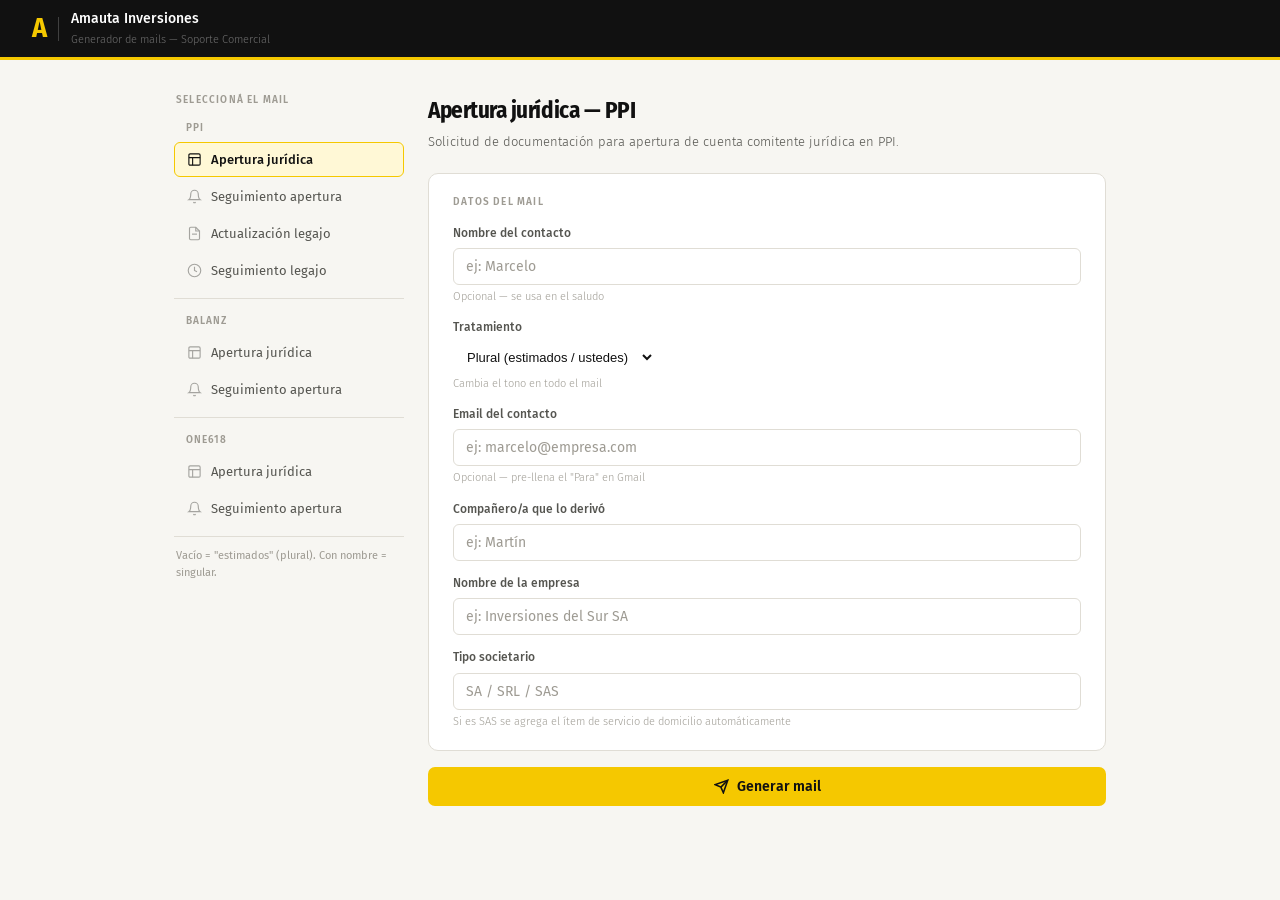
<file: public/soporte/aperturas-mails.html>
<!DOCTYPE html>
<html lang="es">
<head>
<meta charset="UTF-8">
<meta name="viewport" content="width=device-width, initial-scale=1.0">
<title>Amauta — Generador de Mails</title>
<link href="https://fonts.googleapis.com/css2?family=Fira+Sans:wght@300;400;500;600&family=Fira+Sans+Condensed:wght@600;700&display=swap" rel="stylesheet">
<style>
  *, *::before, *::after { box-sizing: border-box; margin: 0; padding: 0; }
  :root {
    --negro: #111111; --amarillo: #F5C800; --amarillo-oscuro: #D4A900;
    --amarillo-claro: #FFF8D6; --blanco: #FFFFFF; --gris-bg: #F7F6F2;
    --gris-borde: #E0DDD5; --gris-texto: #555550; --gris-hint: #9E9B93; --azul: #1A4A8A;
  }
  body { font-family: 'Fira Sans', sans-serif; background: var(--gris-bg); color: var(--negro); min-height: 100vh; line-height: 1.6; }
  header { background: var(--negro); padding: 0 2rem; display: flex; align-items: center; height: 60px; border-bottom: 3px solid var(--amarillo); }
  .logo-a { font-family: 'Fira Sans Condensed', sans-serif; font-weight: 700; font-size: 28px; color: var(--amarillo); letter-spacing: -1px; margin-right: 12px; }
  .header-divider { width: 1px; height: 24px; background: rgba(255,255,255,0.2); margin-right: 12px; }
  .header-text h1 { font-size: 14px; font-weight: 500; color: var(--blanco); }
  .header-text p { font-size: 11px; color: rgba(255,255,255,0.4); font-weight: 300; margin-top: 1px; }
  .container { max-width: 980px; margin: 0 auto; padding: 2rem 1.5rem; display: grid; grid-template-columns: 230px 1fr; gap: 1.5rem; align-items: start; }
  .sidebar { position: sticky; top: 1.5rem; }
  .sidebar-label { font-size: 10px; font-weight: 600; text-transform: uppercase; letter-spacing: 0.12em; color: var(--gris-hint); margin-bottom: 8px; padding-left: 2px; }
  .broker-group { margin-bottom: 10px; }
  .broker-name { font-size: 10px; font-weight: 600; text-transform: uppercase; letter-spacing: 0.1em; color: var(--gris-hint); padding: 4px 12px; margin-bottom: 2px; }
  .type-btn { display: flex; align-items: center; gap: 9px; width: 100%; padding: 9px 12px; border-radius: 6px; border: 1.5px solid transparent; background: transparent; color: var(--gris-texto); font-family: 'Fira Sans', sans-serif; font-size: 13px; cursor: pointer; text-align: left; margin-bottom: 2px; transition: all 0.15s; }
  .type-btn:hover { background: var(--blanco); color: var(--negro); }
  .type-btn.active { background: var(--amarillo-claro); color: var(--negro); border-color: var(--amarillo); font-weight: 500; }
  .type-btn svg { width: 15px; flex-shrink: 0; opacity: 0.5; }
  .type-btn.active svg { opacity: 1; }
  hr.sdiv { border: none; border-top: 1px solid var(--gris-borde); margin: 10px 0; }
  .sidebar-note { font-size: 11px; color: var(--gris-hint); line-height: 1.55; padding: 0 2px; }
  .panel { display: none; }
  .panel.active { display: block; }
  .section-title { font-family: 'Fira Sans Condensed', sans-serif; font-size: 23px; font-weight: 700; color: var(--negro); margin-bottom: 3px; letter-spacing: -0.02em; }
  .section-sub { font-size: 13px; color: var(--gris-texto); margin-bottom: 1.25rem; font-weight: 300; }
  .card { background: var(--blanco); border: 1px solid var(--gris-borde); border-radius: 10px; padding: 1.25rem 1.5rem; margin-bottom: 1rem; }
  .card-label { font-size: 10px; font-weight: 600; text-transform: uppercase; letter-spacing: 0.12em; color: var(--gris-hint); margin-bottom: 14px; }
  .form-row { margin-bottom: 13px; }
  .form-row:last-child { margin-bottom: 0; }
  .form-row label { display: block; font-size: 12px; font-weight: 500; color: var(--gris-texto); margin-bottom: 5px; }
  .form-row input { width: 100%; padding: 9px 12px; font-family: 'Fira Sans', sans-serif; font-size: 14px; color: var(--negro); background: var(--blanco); border: 1.5px solid var(--gris-borde); border-radius: 6px; outline: none; transition: border-color 0.15s; }
  .form-row input:focus { border-color: var(--amarillo-oscuro); }
  .form-row input::placeholder { color: var(--gris-hint); }
  .hint { font-size: 11px; color: var(--gris-hint); margin-top: 3px; font-weight: 300; }
  .generate-btn { width: 100%; padding: 11px; font-family: 'Fira Sans', sans-serif; font-size: 14px; font-weight: 600; color: var(--negro); background: var(--amarillo); border: none; border-radius: 7px; cursor: pointer; display: flex; align-items: center; justify-content: center; gap: 8px; transition: background 0.15s; margin-bottom: 1rem; }
  .generate-btn:hover { background: var(--amarillo-oscuro); }
  .result-card { display: none; }
  .result-card.visible { display: block; }
  .mail-output { font-family: 'Fira Sans', sans-serif; font-size: 13.5px; line-height: 1.85; color: var(--negro); background: #FAFAF8; border: 1px solid var(--gris-borde); border-radius: 7px; padding: 1.25rem; margin-bottom: 12px; }
  .mail-output p { margin: 0 0 8px 0; }
  .mail-output p:last-child { margin-bottom: 0; }
  .btn-row { display: flex; gap: 8px; flex-wrap: wrap; align-items: center; margin-bottom: 8px; }
  .copy-btn { padding: 9px 18px; font-family: 'Fira Sans', sans-serif; font-size: 13px; font-weight: 500; border-radius: 6px; border: 1.5px solid var(--negro); background: var(--negro); color: var(--blanco); cursor: pointer; display: inline-flex; align-items: center; gap: 7px; transition: all 0.15s; }
  .copy-btn:hover { background: #333; }
  .copy-btn.copied { background: #1A6B3A; border-color: #1A6B3A; }
  .gmail-btn { padding: 9px 18px; font-family: 'Fira Sans', sans-serif; font-size: 13px; font-weight: 500; border-radius: 6px; border: 1.5px solid var(--gris-borde); background: var(--blanco); color: var(--gris-texto); cursor: pointer; display: inline-flex; align-items: center; gap: 7px; transition: all 0.15s; text-decoration: none; }
  .gmail-btn:hover { background: var(--gris-bg); color: var(--negro); border-color: var(--gris-texto); }
  .copy-note { font-size: 11px; color: var(--gris-hint); }
  .asunto-row { display: flex; align-items: baseline; gap: 8px; background: var(--amarillo-claro); border: 1px solid var(--amarillo); border-radius: 6px; padding: 8px 12px; margin-bottom: 10px; }
  .asunto-label { font-size: 10px; font-weight: 600; text-transform: uppercase; letter-spacing: 0.1em; color: var(--gris-texto); white-space: nowrap; }
  .asunto-texto { font-size: 13px; font-weight: 500; color: var(--negro); }
  @media (max-width: 660px) {
    .container { grid-template-columns: 1fr; }
    .sidebar { position: static; }
    .broker-group { display: grid; grid-template-columns: 1fr 1fr; gap: 4px; }
    .broker-name { grid-column: 1/-1; }
  }
</style>
</head>
<body>

<header>
  <div class="logo-a">A</div>
  <div class="header-divider"></div>
  <div class="header-text">
    <h1>Amauta Inversiones</h1>
    <p>Generador de mails — Soporte Comercial</p>
  </div>
</header>

<div class="container">
  <aside class="sidebar">
    <div class="sidebar-label">Seleccioná el mail</div>
    <div class="broker-group">
      <div class="broker-name">PPI</div>
      <button class="type-btn active" onclick="selectType('ppi-apertura', this)">
        <svg viewBox="0 0 24 24" fill="none" stroke="currentColor" stroke-width="1.8"><rect x="3" y="3" width="18" height="18" rx="2"/><path d="M3 9h18M9 21V9"/></svg>Apertura jurídica
      </button>
      <button class="type-btn" onclick="selectType('ppi-seg-apertura', this)">
        <svg viewBox="0 0 24 24" fill="none" stroke="currentColor" stroke-width="1.8"><path d="M18 8A6 6 0 0 0 6 8c0 7-3 9-3 9h18s-3-2-3-9"/><path d="M13.73 21a2 2 0 0 1-3.46 0"/></svg>Seguimiento apertura
      </button>
      <button class="type-btn" onclick="selectType('ppi-legajo', this)">
        <svg viewBox="0 0 24 24" fill="none" stroke="currentColor" stroke-width="1.8"><path d="M14 2H6a2 2 0 0 0-2 2v16a2 2 0 0 0 2 2h12a2 2 0 0 0 2-2V8z"/><polyline points="14,2 14,8 20,8"/><line x1="8" y1="13" x2="16" y2="13"/></svg>Actualización legajo
      </button>
      <button class="type-btn" onclick="selectType('ppi-seg-legajo', this)">
        <svg viewBox="0 0 24 24" fill="none" stroke="currentColor" stroke-width="1.8"><circle cx="12" cy="12" r="10"/><polyline points="12,6 12,12 16,14"/></svg>Seguimiento legajo
      </button>
    </div>
    <hr class="sdiv">
    <div class="broker-group">
      <div class="broker-name">Balanz</div>
      <button class="type-btn" onclick="selectType('balanz-apertura', this)">
        <svg viewBox="0 0 24 24" fill="none" stroke="currentColor" stroke-width="1.8"><rect x="3" y="3" width="18" height="18" rx="2"/><path d="M3 9h18M9 21V9"/></svg>Apertura jurídica
      </button>
      <button class="type-btn" onclick="selectType('balanz-seg', this)">
        <svg viewBox="0 0 24 24" fill="none" stroke="currentColor" stroke-width="1.8"><path d="M18 8A6 6 0 0 0 6 8c0 7-3 9-3 9h18s-3-2-3-9"/><path d="M13.73 21a2 2 0 0 1-3.46 0"/></svg>Seguimiento apertura
      </button>
    </div>
    <hr class="sdiv">
    <div class="broker-group">
      <div class="broker-name">ONE618</div>
      <button class="type-btn" onclick="selectType('one-apertura', this)">
        <svg viewBox="0 0 24 24" fill="none" stroke="currentColor" stroke-width="1.8"><rect x="3" y="3" width="18" height="18" rx="2"/><path d="M3 9h18M9 21V9"/></svg>Apertura jurídica
      </button>
      <button class="type-btn" onclick="selectType('one-seg', this)">
        <svg viewBox="0 0 24 24" fill="none" stroke="currentColor" stroke-width="1.8"><path d="M18 8A6 6 0 0 0 6 8c0 7-3 9-3 9h18s-3-2-3-9"/><path d="M13.73 21a2 2 0 0 1-3.46 0"/></svg>Seguimiento apertura
      </button>
    </div>
    <hr class="sdiv">
    <p class="sidebar-note">Vacío = "estimados" (plural). Con nombre = singular.</p>
  </aside>

  <main>

    <!-- PPI APERTURA -->
    <div class="panel active" id="panel-ppi-apertura">
      <p class="section-title">Apertura jurídica — PPI</p>
      <p class="section-sub">Solicitud de documentación para apertura de cuenta comitente jurídica en PPI.</p>
      <div class="card">
        <div class="card-label">Datos del mail</div>
        <div class="form-row"><label>Nombre del contacto</label><input id="ppi-ap-nombre" type="text" placeholder="ej: Marcelo"><div class="hint">Opcional — se usa en el saludo</div></div>
        <div class="form-row"><label>Tratamiento</label><select id="ppi-ap-modo" style="padding:6px 10px;border:1px solid var(--borde);border-radius:6px;font-size:13px;color:var(--negro);background:white;cursor:pointer;"><option value="plural" selected>Plural (estimados / ustedes)</option><option value="tu">Tuteo (vos / te)</option><option value="usted">Usted</option></select><div class="hint">Cambia el tono en todo el mail</div></div>
        <div class="form-row"><label>Email del contacto</label><input id="ppi-ap-email" type="email" placeholder="ej: marcelo@empresa.com"><div class="hint">Opcional — pre-llena el "Para" en Gmail</div></div>
        <div class="form-row"><label>Compañero/a que lo derivó</label><input id="ppi-ap-companero" type="text" placeholder="ej: Martín"></div>
        <div class="form-row"><label>Nombre de la empresa</label><input id="ppi-ap-empresa" type="text" placeholder="ej: Inversiones del Sur SA"></div>
        <div class="form-row"><label>Tipo societario</label><input id="ppi-ap-tipo" type="text" placeholder="SA / SRL / SAS"><div class="hint">Si es SAS se agrega el ítem de servicio de domicilio automáticamente</div></div>
      </div>
      <button class="generate-btn" onclick="generateMail('ppi-apertura')">
        <svg width="15" height="15" viewBox="0 0 24 24" fill="none" stroke="currentColor" stroke-width="2.5"><line x1="22" y1="2" x2="11" y2="13"/><polygon points="22,2 15,22 11,13 2,9"/></svg>Generar mail
      </button>
      <div class="result-card card" id="result-ppi-apertura">
        <div class="card-label">Mail generado</div>
        <div class="asunto-row"><span class="asunto-label">Asunto:</span><span class="asunto-texto" id="asunto-ppi-apertura"></span></div>
        <div class="mail-output" id="output-ppi-apertura"></div>
        <div class="btn-row">
          <button class="copy-btn" id="copybtn-ppi-apertura" onclick="copyMail('output-ppi-apertura','copybtn-ppi-apertura')">
            <svg width="14" height="14" viewBox="0 0 24 24" fill="none" stroke="currentColor" stroke-width="2"><rect x="9" y="9" width="13" height="13" rx="2"/><path d="M5 15H4a2 2 0 0 1-2-2V4a2 2 0 0 1 2-2h9a2 2 0 0 1 2 2v1"/></svg>Copiar
          </button>
          <a class="gmail-btn" id="gmailbtn-ppi-apertura" href="#" onclick="openGmail('ppi-apertura'); return false;">
            <svg width="14" height="14" viewBox="0 0 24 24" fill="none" stroke="currentColor" stroke-width="2"><path d="M4 4h16c1.1 0 2 .9 2 2v12c0 1.1-.9 2-2 2H4c-1.1 0-2-.9-2-2V6c0-1.1.9-2 2-2z"/><polyline points="22,6 12,13 2,6"/></svg>Abrir Gmail
          </a>
        </div>
        <p class="copy-note">💡 <strong>Abrir Gmail</strong> copia el formato y pre-llena "Para" y "Asunto" — solo pegá con Ctrl+V en el cuerpo.</p>
      </div>
    </div>

    <!-- PPI SEG APERTURA -->
    <div class="panel" id="panel-ppi-seg-apertura">
      <p class="section-title">Seguimiento apertura — PPI</p>
      <p class="section-sub">Consulta de novedades sobre la documentación para la apertura.</p>
      <div class="card">
        <div class="card-label">Datos del mail</div>
        <div class="form-row"><label>Nombre del contacto</label><input id="ppi-sap-nombre" type="text" placeholder="ej: Marcelo"><div class="hint">Opcional — se usa en el saludo</div></div>
        <div class="form-row"><label>Tratamiento</label><select id="ppi-sap-modo" style="padding:6px 10px;border:1px solid var(--borde);border-radius:6px;font-size:13px;color:var(--negro);background:white;cursor:pointer;"><option value="plural" selected>Plural (estimados / ustedes)</option><option value="tu">Tuteo (vos / te)</option><option value="usted">Usted</option></select><div class="hint">Cambia el tono en todo el mail</div></div>
        <div class="form-row"><label>Email del contacto</label><input id="ppi-sap-email" type="email" placeholder="ej: marcelo@empresa.com"><div class="hint">Opcional — pre-llena el "Para" en Gmail</div></div>
      </div>
      <button class="generate-btn" onclick="generateMail('ppi-seg-apertura')">
        <svg width="15" height="15" viewBox="0 0 24 24" fill="none" stroke="currentColor" stroke-width="2.5"><line x1="22" y1="2" x2="11" y2="13"/><polygon points="22,2 15,22 11,13 2,9"/></svg>Generar mail
      </button>
      <div class="result-card card" id="result-ppi-seg-apertura">
        <div class="card-label">Mail generado</div>
        <div class="asunto-row"><span class="asunto-label">Asunto:</span><span class="asunto-texto" id="asunto-ppi-seg-apertura"></span></div>
        <div class="mail-output" id="output-ppi-seg-apertura"></div>
        <div class="btn-row">
          <button class="copy-btn" id="copybtn-ppi-seg-apertura" onclick="copyMail('output-ppi-seg-apertura','copybtn-ppi-seg-apertura')">
            <svg width="14" height="14" viewBox="0 0 24 24" fill="none" stroke="currentColor" stroke-width="2"><rect x="9" y="9" width="13" height="13" rx="2"/><path d="M5 15H4a2 2 0 0 1-2-2V4a2 2 0 0 1 2-2h9a2 2 0 0 1 2 2v1"/></svg>Copiar
          </button>
          <a class="gmail-btn" href="#" onclick="openGmail('ppi-seg-apertura'); return false;">
            <svg width="14" height="14" viewBox="0 0 24 24" fill="none" stroke="currentColor" stroke-width="2"><path d="M4 4h16c1.1 0 2 .9 2 2v12c0 1.1-.9 2-2 2H4c-1.1 0-2-.9-2-2V6c0-1.1.9-2 2-2z"/><polyline points="22,6 12,13 2,6"/></svg>Abrir Gmail
          </a>
        </div>
        <p class="copy-note">💡 <strong>Abrir Gmail</strong> copia el formato y pre-llena "Para" y "Asunto" — solo pegá con Ctrl+V en el cuerpo.</p>
      </div>
    </div>

    <!-- PPI LEGAJO -->
    <div class="panel" id="panel-ppi-legajo">
      <p class="section-title">Actualización de legajo — PPI</p>
      <p class="section-sub">Solicitud de documentación para actualizar el legajo de un cliente en PPI.</p>
      <div class="card">
        <div class="card-label">Datos del mail</div>
        <div class="form-row"><label>Nombre del contacto</label><input id="ppi-leg-nombre" type="text" placeholder="ej: Marcelo"><div class="hint">Opcional — se usa en el saludo</div></div>
        <div class="form-row"><label>Tratamiento</label><select id="ppi-leg-modo" style="padding:6px 10px;border:1px solid var(--borde);border-radius:6px;font-size:13px;color:var(--negro);background:white;cursor:pointer;"><option value="plural" selected>Plural (estimados / ustedes)</option><option value="tu">Tuteo (vos / te)</option><option value="usted">Usted</option></select><div class="hint">Cambia el tono en todo el mail</div></div>
        <div class="form-row"><label>Email del contacto</label><input id="ppi-leg-email" type="email" placeholder="ej: marcelo@empresa.com"><div class="hint">Opcional — pre-llena el "Para" en Gmail</div></div>
        <div class="form-row"><label>Nombre de la empresa</label><input id="ppi-leg-empresa" type="text" placeholder="ej: Inversiones del Sur SA"></div>
        <div class="form-row"><label>Fecha de cierre de EECC</label><input id="ppi-leg-fecha" type="text" placeholder="ej: 30/6/2025"></div>
        <div class="form-row"><label>Año del EECC</label><input id="ppi-leg-anio" type="text" placeholder="ej: 2025"></div>
        <div class="form-row"><label style="display:flex;align-items:center;gap:8px;cursor:pointer;"><input type="checkbox" id="ppi-leg-designacion" checked style="width:16px;height:16px;accent-color:#1A4A8A;cursor:pointer;"> Incluir acta de designación y aceptación de cargos</label><div class="hint">Destildá si en este pedido no la solicitan</div></div>
      </div>
      <button class="generate-btn" onclick="generateMail('ppi-legajo')">
        <svg width="15" height="15" viewBox="0 0 24 24" fill="none" stroke="currentColor" stroke-width="2.5"><line x1="22" y1="2" x2="11" y2="13"/><polygon points="22,2 15,22 11,13 2,9"/></svg>Generar mail
      </button>
      <div class="result-card card" id="result-ppi-legajo">
        <div class="card-label">Mail generado</div>
        <div class="asunto-row"><span class="asunto-label">Asunto:</span><span class="asunto-texto" id="asunto-ppi-legajo"></span></div>
        <div class="mail-output" id="output-ppi-legajo"></div>
        <div class="btn-row">
          <button class="copy-btn" id="copybtn-ppi-legajo" onclick="copyMail('output-ppi-legajo','copybtn-ppi-legajo')">
            <svg width="14" height="14" viewBox="0 0 24 24" fill="none" stroke="currentColor" stroke-width="2"><rect x="9" y="9" width="13" height="13" rx="2"/><path d="M5 15H4a2 2 0 0 1-2-2V4a2 2 0 0 1 2-2h9a2 2 0 0 1 2 2v1"/></svg>Copiar
          </button>
          <a class="gmail-btn" href="#" onclick="openGmail('ppi-legajo'); return false;">
            <svg width="14" height="14" viewBox="0 0 24 24" fill="none" stroke="currentColor" stroke-width="2"><path d="M4 4h16c1.1 0 2 .9 2 2v12c0 1.1-.9 2-2 2H4c-1.1 0-2-.9-2-2V6c0-1.1.9-2 2-2z"/><polyline points="22,6 12,13 2,6"/></svg>Abrir Gmail
          </a>
        </div>
        <p class="copy-note">💡 <strong>Abrir Gmail</strong> copia el formato y pre-llena "Para" y "Asunto" — solo pegá con Ctrl+V en el cuerpo.</p>
      </div>
    </div>

    <!-- PPI SEG LEGAJO -->
    <div class="panel" id="panel-ppi-seg-legajo">
      <p class="section-title">Seguimiento legajo — PPI</p>
      <p class="section-sub">Recordatorio ~2 semanas después de la solicitud de legajo.</p>
      <div class="card">
        <div class="card-label">Datos del mail</div>
        <div class="form-row"><label>Nombre del contacto</label><input id="ppi-sleg-nombre" type="text" placeholder="ej: Marcelo"><div class="hint">Opcional — se usa en el saludo</div></div>
        <div class="form-row"><label>Tratamiento</label><select id="ppi-sleg-modo" style="padding:6px 10px;border:1px solid var(--borde);border-radius:6px;font-size:13px;color:var(--negro);background:white;cursor:pointer;"><option value="plural" selected>Plural (estimados / ustedes)</option><option value="tu">Tuteo (vos / te)</option><option value="usted">Usted</option></select><div class="hint">Cambia el tono en todo el mail</div></div>
        <div class="form-row"><label>Email del contacto</label><input id="ppi-sleg-email" type="email" placeholder="ej: marcelo@empresa.com"><div class="hint">Opcional — pre-llena el "Para" en Gmail</div></div>
        <div class="form-row"><label>Nombre de la empresa</label><input id="ppi-sleg-empresa" type="text" placeholder="ej: Inversiones del Sur SA"></div>
      </div>
      <button class="generate-btn" onclick="generateMail('ppi-seg-legajo')">
        <svg width="15" height="15" viewBox="0 0 24 24" fill="none" stroke="currentColor" stroke-width="2.5"><line x1="22" y1="2" x2="11" y2="13"/><polygon points="22,2 15,22 11,13 2,9"/></svg>Generar mail
      </button>
      <div class="result-card card" id="result-ppi-seg-legajo">
        <div class="card-label">Mail generado</div>
        <div class="asunto-row"><span class="asunto-label">Asunto:</span><span class="asunto-texto" id="asunto-ppi-seg-legajo"></span></div>
        <div class="mail-output" id="output-ppi-seg-legajo"></div>
        <div class="btn-row">
          <button class="copy-btn" id="copybtn-ppi-seg-legajo" onclick="copyMail('output-ppi-seg-legajo','copybtn-ppi-seg-legajo')">
            <svg width="14" height="14" viewBox="0 0 24 24" fill="none" stroke="currentColor" stroke-width="2"><rect x="9" y="9" width="13" height="13" rx="2"/><path d="M5 15H4a2 2 0 0 1-2-2V4a2 2 0 0 1 2-2h9a2 2 0 0 1 2 2v1"/></svg>Copiar
          </button>
          <a class="gmail-btn" href="#" onclick="openGmail('ppi-seg-legajo'); return false;">
            <svg width="14" height="14" viewBox="0 0 24 24" fill="none" stroke="currentColor" stroke-width="2"><path d="M4 4h16c1.1 0 2 .9 2 2v12c0 1.1-.9 2-2 2H4c-1.1 0-2-.9-2-2V6c0-1.1.9-2 2-2z"/><polyline points="22,6 12,13 2,6"/></svg>Abrir Gmail
          </a>
        </div>
        <p class="copy-note">💡 <strong>Abrir Gmail</strong> copia el formato y pre-llena "Para" y "Asunto" — solo pegá con Ctrl+V en el cuerpo.</p>
      </div>
    </div>

    <!-- BALANZ APERTURA -->
    <div class="panel" id="panel-balanz-apertura">
      <p class="section-title">Apertura jurídica — Balanz</p>
      <p class="section-sub">Instrucciones para iniciar la apertura de cuenta comitente en Balanz.</p>
      <div class="card">
        <div class="card-label">Datos del mail</div>
        <div class="form-row"><label>Nombre del contacto</label><input id="bal-ap-nombre" type="text" placeholder="ej: Marcelo"><div class="hint">Opcional — se usa en el saludo</div></div>
        <div class="form-row"><label>Tratamiento</label><select id="bal-ap-modo" style="padding:6px 10px;border:1px solid var(--borde);border-radius:6px;font-size:13px;color:var(--negro);background:white;cursor:pointer;"><option value="plural" selected>Plural (estimados / ustedes)</option><option value="tu">Tuteo (vos / te)</option><option value="usted">Usted</option></select><div class="hint">Cambia el tono en todo el mail</div></div>
        <div class="form-row"><label>Email del contacto</label><input id="bal-ap-email" type="email" placeholder="ej: marcelo@empresa.com"><div class="hint">Opcional — pre-llena el "Para" en Gmail</div></div>
        <div class="form-row"><label>Compañero/a que lo derivó</label><input id="bal-ap-companero" type="text" placeholder="ej: Martín"></div>
        <div class="form-row"><label>Nombre de la empresa</label><input id="bal-ap-empresa" type="text" placeholder="ej: Inversiones del Sur SA"></div>
      </div>
      <button class="generate-btn" onclick="generateMail('balanz-apertura')">
        <svg width="15" height="15" viewBox="0 0 24 24" fill="none" stroke="currentColor" stroke-width="2.5"><line x1="22" y1="2" x2="11" y2="13"/><polygon points="22,2 15,22 11,13 2,9"/></svg>Generar mail
      </button>
      <div class="result-card card" id="result-balanz-apertura">
        <div class="card-label">Mail generado</div>
        <div class="asunto-row"><span class="asunto-label">Asunto:</span><span class="asunto-texto" id="asunto-balanz-apertura"></span></div>
        <div class="mail-output" id="output-balanz-apertura"></div>
        <div class="btn-row">
          <button class="copy-btn" id="copybtn-balanz-apertura" onclick="copyMail('output-balanz-apertura','copybtn-balanz-apertura')">
            <svg width="14" height="14" viewBox="0 0 24 24" fill="none" stroke="currentColor" stroke-width="2"><rect x="9" y="9" width="13" height="13" rx="2"/><path d="M5 15H4a2 2 0 0 1-2-2V4a2 2 0 0 1 2-2h9a2 2 0 0 1 2 2v1"/></svg>Copiar
          </button>
          <a class="gmail-btn" href="#" onclick="openGmail('balanz-apertura'); return false;">
            <svg width="14" height="14" viewBox="0 0 24 24" fill="none" stroke="currentColor" stroke-width="2"><path d="M4 4h16c1.1 0 2 .9 2 2v12c0 1.1-.9 2-2 2H4c-1.1 0-2-.9-2-2V6c0-1.1.9-2 2-2z"/><polyline points="22,6 12,13 2,6"/></svg>Abrir Gmail
          </a>
        </div>
        <p class="copy-note">💡 <strong>Abrir Gmail</strong> copia el formato y pre-llena "Para" y "Asunto" — solo pegá con Ctrl+V en el cuerpo.</p>
      </div>
    </div>

    <!-- BALANZ SEG -->
    <div class="panel" id="panel-balanz-seg">
      <p class="section-title">Seguimiento apertura — Balanz</p>
      <p class="section-sub">Consulta sobre el inicio de la apertura de cuenta en Balanz.</p>
      <div class="card">
        <div class="card-label">Datos del mail</div>
        <div class="form-row"><label>Nombre del contacto</label><input id="bal-sap-nombre" type="text" placeholder="ej: Marcelo"><div class="hint">Opcional — se usa en el saludo</div></div>
        <div class="form-row"><label>Tratamiento</label><select id="bal-sap-modo" style="padding:6px 10px;border:1px solid var(--borde);border-radius:6px;font-size:13px;color:var(--negro);background:white;cursor:pointer;"><option value="plural" selected>Plural (estimados / ustedes)</option><option value="tu">Tuteo (vos / te)</option><option value="usted">Usted</option></select><div class="hint">Cambia el tono en todo el mail</div></div>
        <div class="form-row"><label>Email del contacto</label><input id="bal-sap-email" type="email" placeholder="ej: marcelo@empresa.com"><div class="hint">Opcional — pre-llena el "Para" en Gmail</div></div>
      </div>
      <button class="generate-btn" onclick="generateMail('balanz-seg')">
        <svg width="15" height="15" viewBox="0 0 24 24" fill="none" stroke="currentColor" stroke-width="2.5"><line x1="22" y1="2" x2="11" y2="13"/><polygon points="22,2 15,22 11,13 2,9"/></svg>Generar mail
      </button>
      <div class="result-card card" id="result-balanz-seg">
        <div class="card-label">Mail generado</div>
        <div class="asunto-row"><span class="asunto-label">Asunto:</span><span class="asunto-texto" id="asunto-balanz-seg"></span></div>
        <div class="mail-output" id="output-balanz-seg"></div>
        <div class="btn-row">
          <button class="copy-btn" id="copybtn-balanz-seg" onclick="copyMail('output-balanz-seg','copybtn-balanz-seg')">
            <svg width="14" height="14" viewBox="0 0 24 24" fill="none" stroke="currentColor" stroke-width="2"><rect x="9" y="9" width="13" height="13" rx="2"/><path d="M5 15H4a2 2 0 0 1-2-2V4a2 2 0 0 1 2-2h9a2 2 0 0 1 2 2v1"/></svg>Copiar
          </button>
          <a class="gmail-btn" href="#" onclick="openGmail('balanz-seg'); return false;">
            <svg width="14" height="14" viewBox="0 0 24 24" fill="none" stroke="currentColor" stroke-width="2"><path d="M4 4h16c1.1 0 2 .9 2 2v12c0 1.1-.9 2-2 2H4c-1.1 0-2-.9-2-2V6c0-1.1.9-2 2-2z"/><polyline points="22,6 12,13 2,6"/></svg>Abrir Gmail
          </a>
        </div>
        <p class="copy-note">💡 <strong>Abrir Gmail</strong> copia el formato y pre-llena "Para" y "Asunto" — solo pegá con Ctrl+V en el cuerpo.</p>
      </div>
    </div>

    <!-- ONE618 APERTURA -->
    <div class="panel" id="panel-one-apertura">
      <p class="section-title">Apertura jurídica — ONE618</p>
      <p class="section-sub">Solicitud de documentación para apertura de cuenta comitente jurídica en ONE618.</p>
      <div class="card">
        <div class="card-label">Datos del mail</div>
        <div class="form-row"><label>Nombre del contacto</label><input id="one-ap-nombre" type="text" placeholder="ej: Marcelo"><div class="hint">Opcional — se usa en el saludo</div></div>
        <div class="form-row"><label>Tratamiento</label><select id="one-ap-modo" style="padding:6px 10px;border:1px solid var(--borde);border-radius:6px;font-size:13px;color:var(--negro);background:white;cursor:pointer;"><option value="plural" selected>Plural (estimados / ustedes)</option><option value="tu">Tuteo (vos / te)</option><option value="usted">Usted</option></select><div class="hint">Cambia el tono en todo el mail</div></div>
        <div class="form-row"><label>Email del contacto</label><input id="one-ap-email" type="email" placeholder="ej: marcelo@empresa.com"><div class="hint">Opcional — pre-llena el "Para" en Gmail</div></div>
        <div class="form-row"><label>Compañero/a que lo derivó</label><input id="one-ap-companero" type="text" placeholder="ej: Martín"></div>
        <div class="form-row"><label>Nombre de la empresa</label><input id="one-ap-empresa" type="text" placeholder="ej: Inversiones del Sur SA"></div>
      </div>
      <button class="generate-btn" onclick="generateMail('one-apertura')">
        <svg width="15" height="15" viewBox="0 0 24 24" fill="none" stroke="currentColor" stroke-width="2.5"><line x1="22" y1="2" x2="11" y2="13"/><polygon points="22,2 15,22 11,13 2,9"/></svg>Generar mail
      </button>
      <div class="result-card card" id="result-one-apertura">
        <div class="card-label">Mail generado</div>
        <div class="asunto-row"><span class="asunto-label">Asunto:</span><span class="asunto-texto" id="asunto-one-apertura"></span></div>
        <div class="mail-output" id="output-one-apertura"></div>
        <div class="btn-row">
          <button class="copy-btn" id="copybtn-one-apertura" onclick="copyMail('output-one-apertura','copybtn-one-apertura')">
            <svg width="14" height="14" viewBox="0 0 24 24" fill="none" stroke="currentColor" stroke-width="2"><rect x="9" y="9" width="13" height="13" rx="2"/><path d="M5 15H4a2 2 0 0 1-2-2V4a2 2 0 0 1 2-2h9a2 2 0 0 1 2 2v1"/></svg>Copiar
          </button>
          <a class="gmail-btn" href="#" onclick="openGmail('one-apertura'); return false;">
            <svg width="14" height="14" viewBox="0 0 24 24" fill="none" stroke="currentColor" stroke-width="2"><path d="M4 4h16c1.1 0 2 .9 2 2v12c0 1.1-.9 2-2 2H4c-1.1 0-2-.9-2-2V6c0-1.1.9-2 2-2z"/><polyline points="22,6 12,13 2,6"/></svg>Abrir Gmail
          </a>
        </div>
        <p class="copy-note">💡 <strong>Abrir Gmail</strong> copia el formato y pre-llena "Para" y "Asunto" — solo pegá con Ctrl+V en el cuerpo.</p>
      </div>
    </div>

    <!-- ONE618 SEG -->
    <div class="panel" id="panel-one-seg">
      <p class="section-title">Seguimiento apertura — ONE618</p>
      <p class="section-sub">Consulta de novedades sobre la documentación para la apertura.</p>
      <div class="card">
        <div class="card-label">Datos del mail</div>
        <div class="form-row"><label>Nombre del contacto</label><input id="one-sap-nombre" type="text" placeholder="ej: Marcelo"><div class="hint">Opcional — se usa en el saludo</div></div>
        <div class="form-row"><label>Tratamiento</label><select id="one-sap-modo" style="padding:6px 10px;border:1px solid var(--borde);border-radius:6px;font-size:13px;color:var(--negro);background:white;cursor:pointer;"><option value="plural" selected>Plural (estimados / ustedes)</option><option value="tu">Tuteo (vos / te)</option><option value="usted">Usted</option></select><div class="hint">Cambia el tono en todo el mail</div></div>
        <div class="form-row"><label>Email del contacto</label><input id="one-sap-email" type="email" placeholder="ej: marcelo@empresa.com"><div class="hint">Opcional — pre-llena el "Para" en Gmail</div></div>
      </div>
      <button class="generate-btn" onclick="generateMail('one-seg')">
        <svg width="15" height="15" viewBox="0 0 24 24" fill="none" stroke="currentColor" stroke-width="2.5"><line x1="22" y1="2" x2="11" y2="13"/><polygon points="22,2 15,22 11,13 2,9"/></svg>Generar mail
      </button>
      <div class="result-card card" id="result-one-seg">
        <div class="card-label">Mail generado</div>
        <div class="asunto-row"><span class="asunto-label">Asunto:</span><span class="asunto-texto" id="asunto-one-seg"></span></div>
        <div class="mail-output" id="output-one-seg"></div>
        <div class="btn-row">
          <button class="copy-btn" id="copybtn-one-seg" onclick="copyMail('output-one-seg','copybtn-one-seg')">
            <svg width="14" height="14" viewBox="0 0 24 24" fill="none" stroke="currentColor" stroke-width="2"><rect x="9" y="9" width="13" height="13" rx="2"/><path d="M5 15H4a2 2 0 0 1-2-2V4a2 2 0 0 1 2-2h9a2 2 0 0 1 2 2v1"/></svg>Copiar
          </button>
          <a class="gmail-btn" href="#" onclick="openGmail('one-seg'); return false;">
            <svg width="14" height="14" viewBox="0 0 24 24" fill="none" stroke="currentColor" stroke-width="2"><path d="M4 4h16c1.1 0 2 .9 2 2v12c0 1.1-.9 2-2 2H4c-1.1 0-2-.9-2-2V6c0-1.1.9-2 2-2z"/><polyline points="22,6 12,13 2,6"/></svg>Abrir Gmail
          </a>
        </div>
        <p class="copy-note">💡 <strong>Abrir Gmail</strong> copia el formato y pre-llena "Para" y "Asunto" — solo pegá con Ctrl+V en el cuerpo.</p>
      </div>
    </div>

  </main>
</div>

<script>
var AZUL = '#1A4A8A';
var AMARILLO_RESALTE = '#F5C800';
var mailTextos = {};

function selectType(mailType, btn) {
  document.querySelectorAll('.type-btn').forEach(function(b) { b.classList.remove('active'); });
  btn.classList.add('active');
  document.querySelectorAll('.panel').forEach(function(el) { el.classList.remove('active'); });
  document.getElementById('panel-' + mailType).classList.add('active');
}

function v(id) { var el = document.getElementById(id); return el ? el.value.trim() : ''; }
function p(txt) { return '<p style="margin:0 0 8px 0;">' + txt + '</p>'; }
function itemAzul(txt) { return '<span style="color:' + AZUL + ';font-weight:bold;display:block;margin:2px 0;">• ' + txt + '</span>'; }
function itemNegro(txt) { return '<span style="color:#111111;font-weight:bold;display:block;margin:2px 0;">• ' + txt + '</span>'; }
function listaAzul(arr) { return '<div style="margin:14px 0 10px 16px;">' + arr.map(function(txt){ return '<p style="margin:0 0 8px 0;color:' + AZUL + ';font-weight:bold;">• ' + txt + '</p>'; }).join('') + '</div>'; }
function listaAzulIndent(arr) { return '<div style="margin:4px 0 10px 16px;">' + arr.map(function(txt){ return '<span style="color:' + AZUL + ';font-weight:bold;display:block;margin:2px 0;">• ' + txt + '</span>'; }).join('') + '</div>'; }
function listaNegro(arr) { return '<div style="margin:14px 0 10px 16px;">' + arr.map(function(txt){ return '<p style="margin:0 0 8px 0;color:#111111;font-weight:bold;">• ' + txt + '</p>'; }).join('') + '</div>'; }
function fraseFinal(modo) {
  var cargo = (modo === 'tu') ? 'a tu cargo' : 'a su cargo';
  var txt = 'Con la documentación enviada, nosotros nos encargamos de completar los formularios necesarios. De esta manera, luego quedaría ' + cargo + ' únicamente la firma de dichos documentos.';
  return p('<em><strong>' + txt + '</strong></em>');
}
function lineaAmarilla(modo) {
  var txt;
  if (modo === 'tu')      txt = 'Intentá cargar la documentación que tengas disponible y en caso de faltar algo, luego nosotros te pedimos lo restante.';
  else if (modo === 'usted') txt = 'Le pedimos que cargue la documentación disponible y en caso de faltar algo, luego nosotros le solicitamos lo restante.';
  else                    txt = 'Intenten cargar la documentación que tengan disponible y en caso de faltar algo, luego nosotros les solicitamos lo restante.';
  return p('<strong style="background-color:' + AMARILLO_RESALTE + ';color:#111111;padding:1px 3px;">' + txt + '</strong>');
}
function saludoHTML(n, modo) {
  var h = new Date().getHours();
  var hora = (h >= 13) ? 'Buenas tardes' : 'Buenos días';
  if (modo === 'usted') return hora + (n ? ' ' + n : '') + ', ¿cómo está?';
  if (n) return hora + ' ' + n + ', ¿cómo estás?';
  return hora + ' estimados, ¿cómo están?';
}
function quedo(modo) {
  if (modo === 'tu')    return 'Quedo a disposición ante cualquier consulta.<br>Saludos!';
  if (modo === 'usted') return 'Quedo a disposición ante cualquier consulta.<br>Saludos!';
  return 'Cualquier consulta, quedamos a disposición.<br>Saludos!';
}

function genPpiApertura(n, comp, emp, tipo, modo) {
  comp = comp || '[nombre del compañero/a]'; emp = emp || '[nombre de la empresa]';
  var esSAS = tipo && tipo.trim().toUpperCase() === 'SAS';
  var doc = [
    'ESTATUTO SOCIAL ORIGINAL Y MODIFICACIONES (actualizado, en caso de corresponder) debidamente inscripto en IGJ y el Registro Público, certificado por Escribano.',
    'ACTA DE ASAMBLEA Y DE DIRECTORIO de aprobación de balance, designación y aceptación de cargos vigentes.',
    'ÚLTIMO BALANCE ANUAL, auditado por contador público y legalizado por el CPCE.',
    'COPIA DEL REGISTRO DE ACCIONISTAS o CHART SOCIETARIO —hasta los Beneficiarios Finales— actualizado.',
    'RÚBRICA DE LOS LIBROS de Asamblea, Directorio y Registro de Accionistas.',
    'Copia nítida de frente y dorso del DNI de los firmantes, accionistas y autorizados.',
    'PODER DE LOS FIRMANTES, debidamente certificado por escribano y legalizado (solo en caso de corresponder).',
    'Constancia CBU de las cuentas a vincular.',
    'Indicarnos un mail de contacto de la empresa (a fines generales y administrativos).',
    'Indicarnos si la empresa realiza actividad inmobiliaria. En caso afirmativo, confirmar si la operatoria es con bienes propios o administran de terceros.',
    'Certificado Mipyme.'
  ];
  if (esSAS) doc.push('Servicio a nombre de la sociedad correspondiente a la sede social, o a nombre del representante legal por ese domicilio.');
  var firm = ['Estado civil (en caso de estar casado/a: foto del DNI del cónyuge):','Si es o no PEP (Persona Expuesta Políticamente):','Actividad principal:','Profesión:','Mail personal:','Teléfono personal:'];
  var acc = ['DNI frente y dorso:','Estado civil:','Si es o no PEP (Persona Expuesta Políticamente):','Profesión:'];
  var presentacion = (modo === 'usted') ? '¡un gusto saludarlo!' : (n ? '¡un gusto!' : '¡un gusto saludarlos!');
  var comparto = (modo === 'plural') ? 'les comparto' : (modo === 'usted' ? 'le comparto' : 'te comparto');
  var necesito = (modo === 'tu') ? 'necesito:' : 'necesitamos:';
  var html = p(saludoHTML(n, modo) + ' Mi nombre es Sofía Vera Linares, formo parte del equipo de Amauta Inversiones, ' + presentacion);
  html += p('A continuación, y en base a lo conversado con ' + comp + ', ' + comparto + ' la documentación solicitada para la apertura de cuenta comitente jurídica de ' + emp + ' en ALyC Portfolio Personal Inversiones (PPI):');
  html += listaAzul(doc);
  html += p('Además, de los firmantes ' + necesito);
  html += listaAzulIndent(firm);
  html += p('De los accionistas / beneficiarios finales con el 10% o más de participación ' + necesito);
  html += listaAzulIndent(acc);
  html += fraseFinal(modo);
  html += p(quedo(modo));
  return html;
}

function genSegApertura(n, modo) {
  var html = p(saludoHTML(n, modo));
  if (modo === 'tu')       html += p('Te quería consultar si tenés novedades de la documentación solicitada para avanzar con la apertura de cuenta, o si hay algo en que te pueda ayudar.');
  else if (modo === 'usted') html += p('Le quería consultar si tiene novedades de la documentación solicitada para avanzar con la apertura de cuenta, o si hay algo en que le pueda ayudar.');
  else                     html += p('Les quería consultar si tendrían novedades de la documentación solicitada para avanzar con la apertura de cuenta, o si hay algo en que los pueda ayudar.');
  html += p(quedo(modo));
  return html;
}

function genPpiLegajo(n, emp, fecha, anio, conDesignacion, modo) {
  emp = emp||'[nombre de la empresa]'; fecha = fecha||'[fecha de cierre]'; anio = anio||'[año]';
  var doc = ['EECC cerrados al '+fecha+', certificados por contador y legalizados por el Consejo.','Copia del acta de aprobación EECC '+anio+' pasada a libro con firmas + hoja de rúbrica.'];
  if (conDesignacion !== false) doc.push('Copia del acta de designación y aceptación de cargos vigentes con firmas + hoja de rúbrica.');
  var html = p(saludoHTML(n, modo));
  html += p('A fin de actualizar el legajo de '+emp+', desde PPI solicitan la siguiente documentación:');
  html += listaAzul(doc);
  html += p(quedo(modo));
  return html;
}

function genPpiSegLegajo(n, emp, modo) {
  emp = emp||'[nombre de la empresa]';
  var html = p(saludoHTML(n, modo));
  if (modo === 'tu')       html += p('Te quería consultar si pudiste revisar la documentación que solicitan desde PPI para actualizar el legajo de '+emp+', ya que nos la volvieron a pedir.') + p('Te recordamos que, de no enviarse lo solicitado, corremos el riesgo de que bloqueen la cuenta.');
  else if (modo === 'usted') html += p('Le quería consultar si pudo revisar la documentación que solicitan desde PPI para actualizar el legajo de '+emp+', ya que nos la volvieron a pedir.') + p('Le recordamos que, de no enviarse lo solicitado, corremos el riesgo de que bloqueen la cuenta.');
  else                     html += p('Les quería consultar si pudieron revisar la documentación que solicitan desde PPI para actualizar el legajo de '+emp+', ya que nos la volvieron a pedir.') + p('Les recordamos que, de no enviarse lo solicitado, corremos el riesgo de que bloqueen la cuenta.');
  html += p('Desde ya, muchas gracias.<br>Saludos!');
  return html;
}

function genBalanzApertura(n, comp, emp, modo) {
  comp = comp||'[nombre del compañero/a]'; emp = emp||'[nombre de la empresa]';
  var doc = [
    'Primero se debe acceder al link <a href="https://www.balanz.com/abrir-cuenta-juridica.aspx" style="color:#1A4A8A;">https://www.balanz.com/abrir-cuenta-juridica.aspx</a> e ingresar los datos jurídicos y de los firmantes. En donde dice asesor financiero poner <a href="mailto:informes@amautainversiones.com" style="color:#1A4A8A;">informes@amautainversiones.com</a>',
    'Esta información es volcada automáticamente en el convenio de apertura. Aclaración: La documentación va firmada de manera digital vía Docusign.',
    'Por otra parte, deben enviarnos toda la restante documentación necesaria para la apertura (adjunto en PDF) y nosotros la remitimos a la ALyC.',
    'Adjuntamos un modelo Word de composición societaria (que debe ser completado).',
    'Adjuntamos también un tutorial de ayuda.'
  ];
  var detallo = (modo === 'usted') ? 'le detallo' : (modo === 'tu' ? 'te detallo' : 'les detallo');
  var saludo = (modo === 'usted') ? '¡Un gusto saludarlo!' : (n ? '¡Un gusto saludarte!' : '¡Un gusto saludarlos!');
  var html = p(saludoHTML(n, modo) + ' Mi nombre es Sofía Vera Linares, formo parte del área de soporte de Amauta Inversiones. ' + saludo);
  html += p('En base a lo conversado con '+comp+', '+detallo+' la información necesaria para proceder con la apertura de la cuenta comitente de '+emp+' en Balanz:');
  html += listaNegro(doc);
  html += lineaAmarilla(modo);
  html += p(quedo(modo));
  return html;
}

function genBalanzSeg(n, modo) {
  var html = p(saludoHTML(n, modo));
  if (modo === 'tu')       html += p('Te quería consultar si pudiste iniciar la apertura de cuenta, o si hay algo en que te pueda ayudar.');
  else if (modo === 'usted') html += p('Le quería consultar si pudo iniciar la apertura de cuenta, o si hay algo en que le pueda ayudar.');
  else                     html += p('Les quería consultar si pudieron iniciar la apertura de cuenta, o si es que hay algo en que los pueda ayudar.');
  html += p(quedo(modo));
  return html;
}

function genOneApertura(n, comp, emp, modo) {
  comp = comp||'[nombre del compañero/a]'; emp = emp||'[nombre de la empresa]';
  var doc = [
    'ESTATUTO SOCIAL ORIGINAL Y MODIFICACIONES (actualizado, en caso de corresponder) debidamente inscripto en IGJ y el Registro Público, certificado por Escribano.',
    'ACTA DE ASAMBLEA Y DE DIRECTORIO de aprobación de balance, designación y aceptación de cargos vigentes.',
    'ÚLTIMO BALANCE ANUAL, auditado por contador público y legalizado por el CPCE.',
    'COPIA DEL REGISTRO DE ACCIONISTAS o CHART SOCIETARIO —hasta los Beneficiarios Finales— actualizado.',
    'RÚBRICA DE LOS LIBROS de Asamblea, Directorio y Registro de Accionistas.',
    'Copia nítida de frente y dorso del DNI de los firmantes, accionistas y autorizados.',
    'PODER DE LOS FIRMANTES, debidamente certificado por escribano y legalizado (solo en caso de corresponder).',
    'Constancia CBU de las cuentas a vincular.',
    'Certificado Mipyme.',
    'Indicar un mail con el cual tendrán acceso a la cuenta.'
  ];
  var firm = ['Estado civil (en caso de estar casado/a: foto del DNI del cónyuge):','Si es o no PEP (Persona Expuesta Políticamente):','Actividad principal:','Profesión:','Mail personal:','Teléfono personal:','Domicilio laboral:'];
  var acc = ['DNI frente y dorso:','Estado civil:','Si es o no PEP (Persona Expuesta Políticamente):','Profesión:'];
  var comparto = (modo === 'usted') ? 'le comparto' : (modo === 'tu' ? 'te comparto' : 'les comparto');
  var necesito = (modo === 'tu') ? 'necesito:' : 'necesitamos:';
  var saludo = (modo === 'usted') ? '¡Un gusto saludarlo!' : (n ? '¡Un gusto saludarte!' : '¡Un gusto saludarlos!');
  var html = p(saludoHTML(n, modo) + ' Mi nombre es Sofía Vera Linares, formo parte del equipo de Amauta Inversiones. ' + saludo);
  html += p('En base a lo conversado con '+comp+', '+comparto+' la documentación solicitada para la apertura de cuenta comitente jurídica de '+emp+' en ALyC ONE618:');
  html += listaAzul(doc);
  html += p('Además, de los firmantes ' + necesito);
  html += listaAzulIndent(firm);
  html += p('De los accionistas / beneficiarios finales que posean participación ' + necesito);
  html += listaAzulIndent(acc);
  html += fraseFinal(modo);
  html += p(quedo(modo));
  return html;
}

// Mapa de asuntos por tipo
var ASUNTOS = {
  'ppi-apertura':    function() { var emp = v('ppi-ap-empresa'); return 'APERTURA CUENTA COMITENTE JURÍDICA PPI' + (emp ? ' - ' + emp.toUpperCase() : ''); },
  'ppi-seg-apertura':function() { return 'APERTURA CUENTA COMITENTE JURÍDICA PPI'; },
  'ppi-legajo':      function() { var emp = v('ppi-leg-empresa'); return 'ACTUALIZACIÓN DE LEGAJO PPI' + (emp ? ' - ' + emp.toUpperCase() : ''); },
  'ppi-seg-legajo':  function() { var emp = v('ppi-sleg-empresa'); return 'ACTUALIZACIÓN DE LEGAJO PPI' + (emp ? ' - ' + emp.toUpperCase() : ''); },
  'balanz-apertura': function() { var emp = v('bal-ap-empresa'); return 'APERTURA CUENTA COMITENTE JURÍDICA BALANZ' + (emp ? ' - ' + emp.toUpperCase() : ''); },
  'balanz-seg':      function() { return 'APERTURA CUENTA COMITENTE JURÍDICA BALANZ'; },
  'one-apertura':    function() { var emp = v('one-ap-empresa'); return 'APERTURA CUENTA COMITENTE JURÍDICA ONE618' + (emp ? ' - ' + emp.toUpperCase() : ''); },
  'one-seg':         function() { return 'APERTURA CUENTA COMITENTE JURÍDICA ONE618'; }
};

// Mapa de emails por tipo
var EMAIL_IDS = {
  'ppi-apertura': 'ppi-ap-email', 'ppi-seg-apertura': 'ppi-sap-email',
  'ppi-legajo': 'ppi-leg-email', 'ppi-seg-legajo': 'ppi-sleg-email',
  'balanz-apertura': 'bal-ap-email', 'balanz-seg': 'bal-sap-email',
  'one-apertura': 'one-ap-email', 'one-seg': 'one-sap-email'
};

function generateMail(type) {
  var html = '';
  // Mapa directo tipo → prefijo del selector
  var modoMap = {
    'ppi-apertura':'ppi-ap','ppi-seg-apertura':'ppi-sap',
    'ppi-legajo':'ppi-leg','ppi-seg-legajo':'ppi-sleg',
    'balanz-apertura':'bal-ap','balanz-seg':'bal-sap',
    'one-apertura':'one-ap','one-seg':'one-sap'
  };
  var prefix = modoMap[type] || 'ppi-ap';
  var modoEl = document.getElementById(prefix+'-modo');
  var modo = modoEl ? modoEl.value : 'plural';

  if      (type==='ppi-apertura')    html = genPpiApertura(v('ppi-ap-nombre'),v('ppi-ap-companero'),v('ppi-ap-empresa'),v('ppi-ap-tipo'),modo);
  else if (type==='ppi-seg-apertura')html = genSegApertura(v('ppi-sap-nombre'),modo);
  else if (type==='ppi-legajo')      html = genPpiLegajo(v('ppi-leg-nombre'),v('ppi-leg-empresa'),v('ppi-leg-fecha'),v('ppi-leg-anio'),document.getElementById('ppi-leg-designacion').checked,modo);
  else if (type==='ppi-seg-legajo')  html = genPpiSegLegajo(v('ppi-sleg-nombre'),v('ppi-sleg-empresa'),modo);
  else if (type==='balanz-apertura') html = genBalanzApertura(v('bal-ap-nombre'),v('bal-ap-companero'),v('bal-ap-empresa'),modo);
  else if (type==='balanz-seg')      html = genBalanzSeg(v('bal-sap-nombre'),modo);
  else if (type==='one-apertura')    html = genOneApertura(v('one-ap-nombre'),v('one-ap-companero'),v('one-ap-empresa'),modo);
  else if (type==='one-seg')         html = genSegApertura(v('one-sap-nombre'),modo);

  mailTextos[type] = document.getElementById('output-'+type).innerHTML = html;

  // Mostrar asunto sugerido
  var asuntoEl = document.getElementById('asunto-'+type);
  if (asuntoEl && ASUNTOS[type]) asuntoEl.textContent = ASUNTOS[type]();

  var result = document.getElementById('result-'+type);
  result.classList.add('visible');
  result.scrollIntoView({ behavior: 'smooth', block: 'nearest' });
  resetBtn('copybtn-'+type);
}

function openGmail(type) {
  var el = document.getElementById('output-'+type);
  if (!el || !el.textContent.trim()) { alert('Primero generá el mail.'); return; }

  var htmlContent = el.innerHTML;
  var plainText = el.innerText;
  var didCopy = false;

  // Construir URL con to= y su= si están disponibles
  var emailId = EMAIL_IDS[type];
  var toEmail = emailId ? v(emailId) : '';
  var asunto = (ASUNTOS[type] ? ASUNTOS[type]() : '');
  var url = 'https://mail.google.com/mail/?view=cm&fs=1&cc=informes%40amautainversiones.com';
  if (toEmail) url += '&to=' + encodeURIComponent(toEmail);
  if (asunto)  url += '&su=' + encodeURIComponent(asunto);

  function doOpen() {
    window.open(url, '_blank');
    if (!didCopy) alert('No se pudo copiar automáticamente. Copiá el mail manualmente antes de pegar en Gmail.');
  }

  if (navigator.clipboard && window.ClipboardItem) {
    var blobHtml = new Blob([htmlContent], {type:'text/html'});
    var blobPlain = new Blob([plainText], {type:'text/plain'});
    navigator.clipboard.write([new ClipboardItem({'text/html':blobHtml,'text/plain':blobPlain})])
      .then(function(){ didCopy = true; doOpen(); })
      .catch(function(){
        var range = document.createRange();
        range.selectNodeContents(el);
        var sel = window.getSelection();
        sel.removeAllRanges(); sel.addRange(range);
        try { document.execCommand('copy'); didCopy = true; } catch(e) {}
        sel.removeAllRanges();
        doOpen();
      });
  } else {
    var range = document.createRange();
    range.selectNodeContents(el);
    var sel = window.getSelection();
    sel.removeAllRanges(); sel.addRange(range);
    try { document.execCommand('copy'); didCopy = true; } catch(e) {}
    sel.removeAllRanges();
    doOpen();
  }
}

function resetBtn(btnId) {
  var btn = document.getElementById(btnId);
  if (!btn) return;
  btn.innerHTML = '<svg width="14" height="14" viewBox="0 0 24 24" fill="none" stroke="currentColor" stroke-width="2"><rect x="9" y="9" width="13" height="13" rx="2"/><path d="M5 15H4a2 2 0 0 1-2-2V4a2 2 0 0 1 2-2h9a2 2 0 0 1 2 2v1"/></svg> Copiar';
  btn.classList.remove('copied');
}

function copyMail(outputId, btnId) {
  var el = document.getElementById(outputId);
  var btn = document.getElementById(btnId);
  var htmlContent = el.innerHTML;
  var plainText = el.innerText;
  if (navigator.clipboard && window.ClipboardItem) {
    var blob = new Blob([htmlContent], {type:'text/html'});
    var plain = new Blob([plainText], {type:'text/plain'});
    navigator.clipboard.write([new ClipboardItem({'text/html':blob,'text/plain':plain})]).then(function(){showCopied(btn);}).catch(function(){fallbackCopy(el,btn);});
  } else { fallbackCopy(el,btn); }
}

function fallbackCopy(el, btn) {
  var range = document.createRange();
  range.selectNodeContents(el);
  var sel = window.getSelection();
  sel.removeAllRanges(); sel.addRange(range);
  try { document.execCommand('copy'); sel.removeAllRanges(); showCopied(btn); }
  catch(e) { sel.removeAllRanges(); alert('No se pudo copiar. Seleccioná el texto con Ctrl+A y copiá con Ctrl+C.'); }
}

function showCopied(btn) {
  btn.innerHTML = '<svg width="14" height="14" viewBox="0 0 24 24" fill="none" stroke="currentColor" stroke-width="2.5"><polyline points="20,6 9,17 4,12"/></svg> ¡Copiado!';
  btn.classList.add('copied');
  setTimeout(function(){ resetBtn(btn.id); }, 2000);
}
</script>
</body>
</html>
</file>
